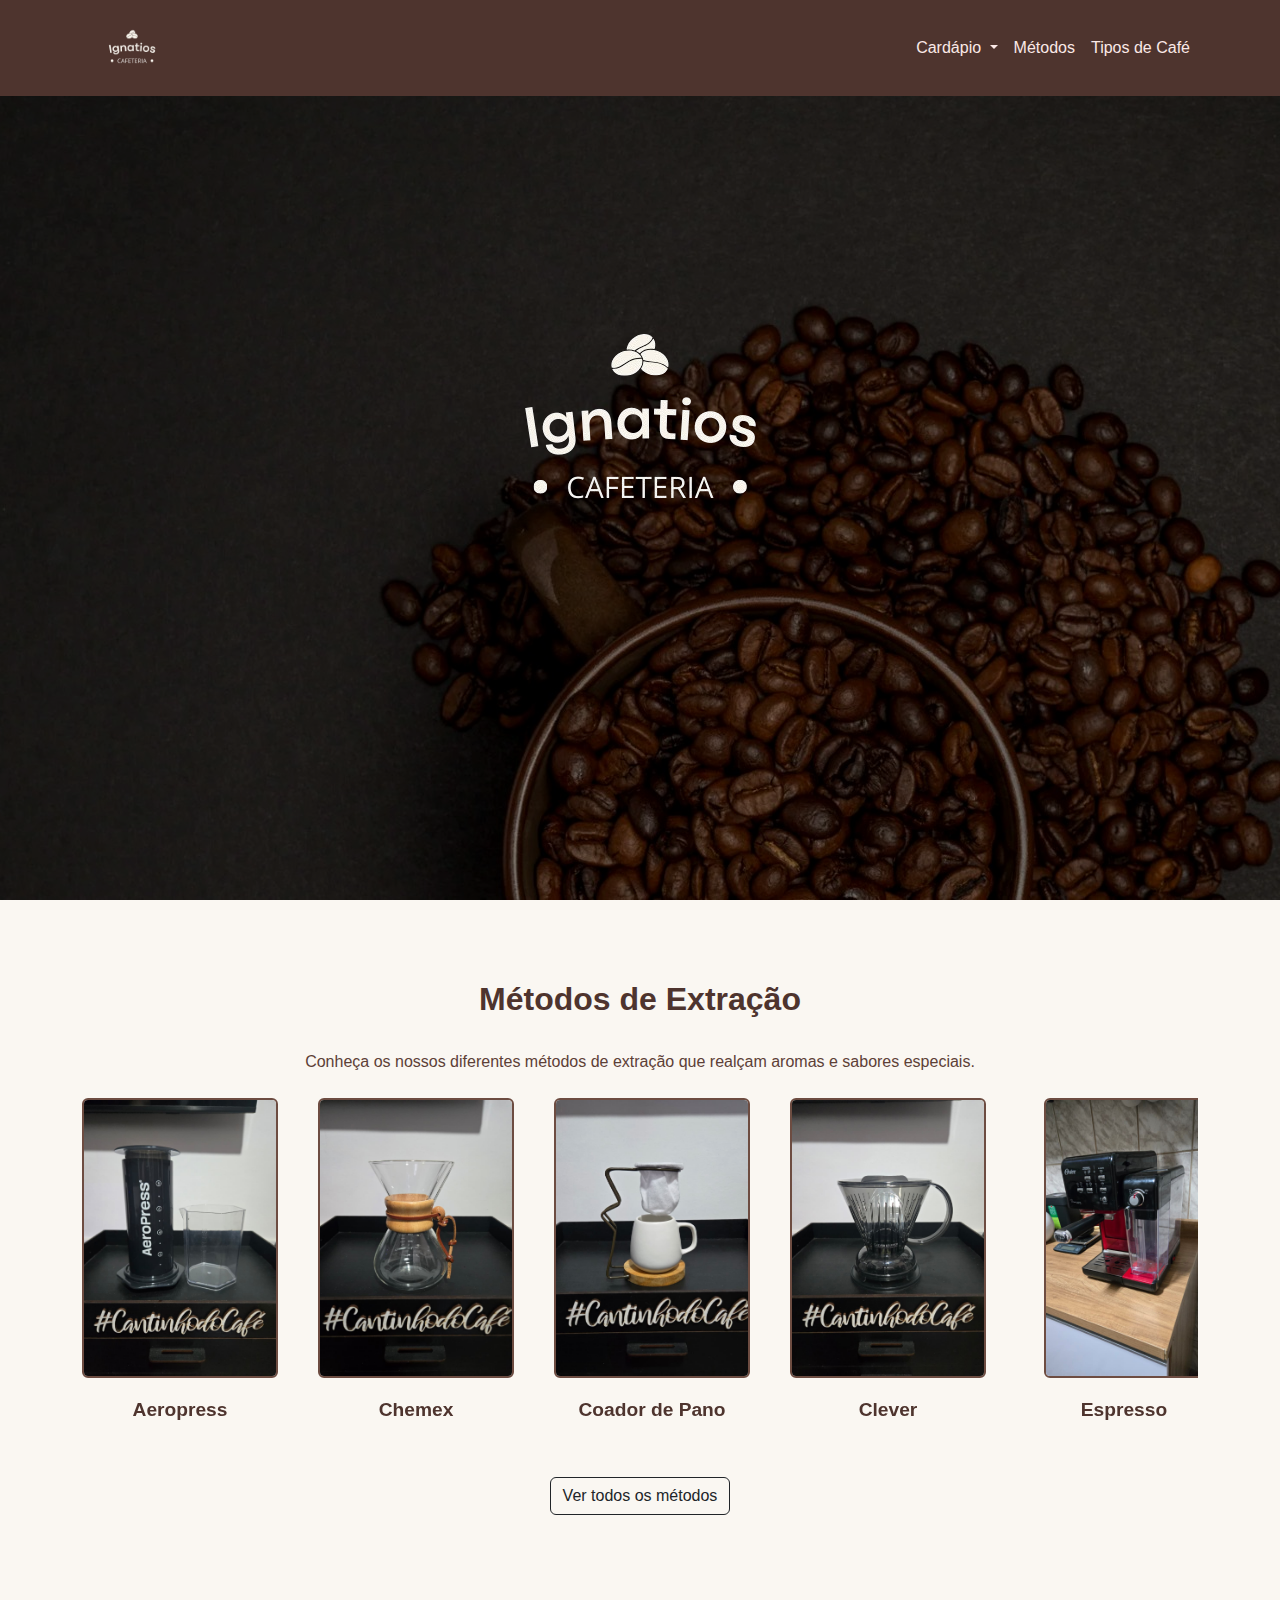
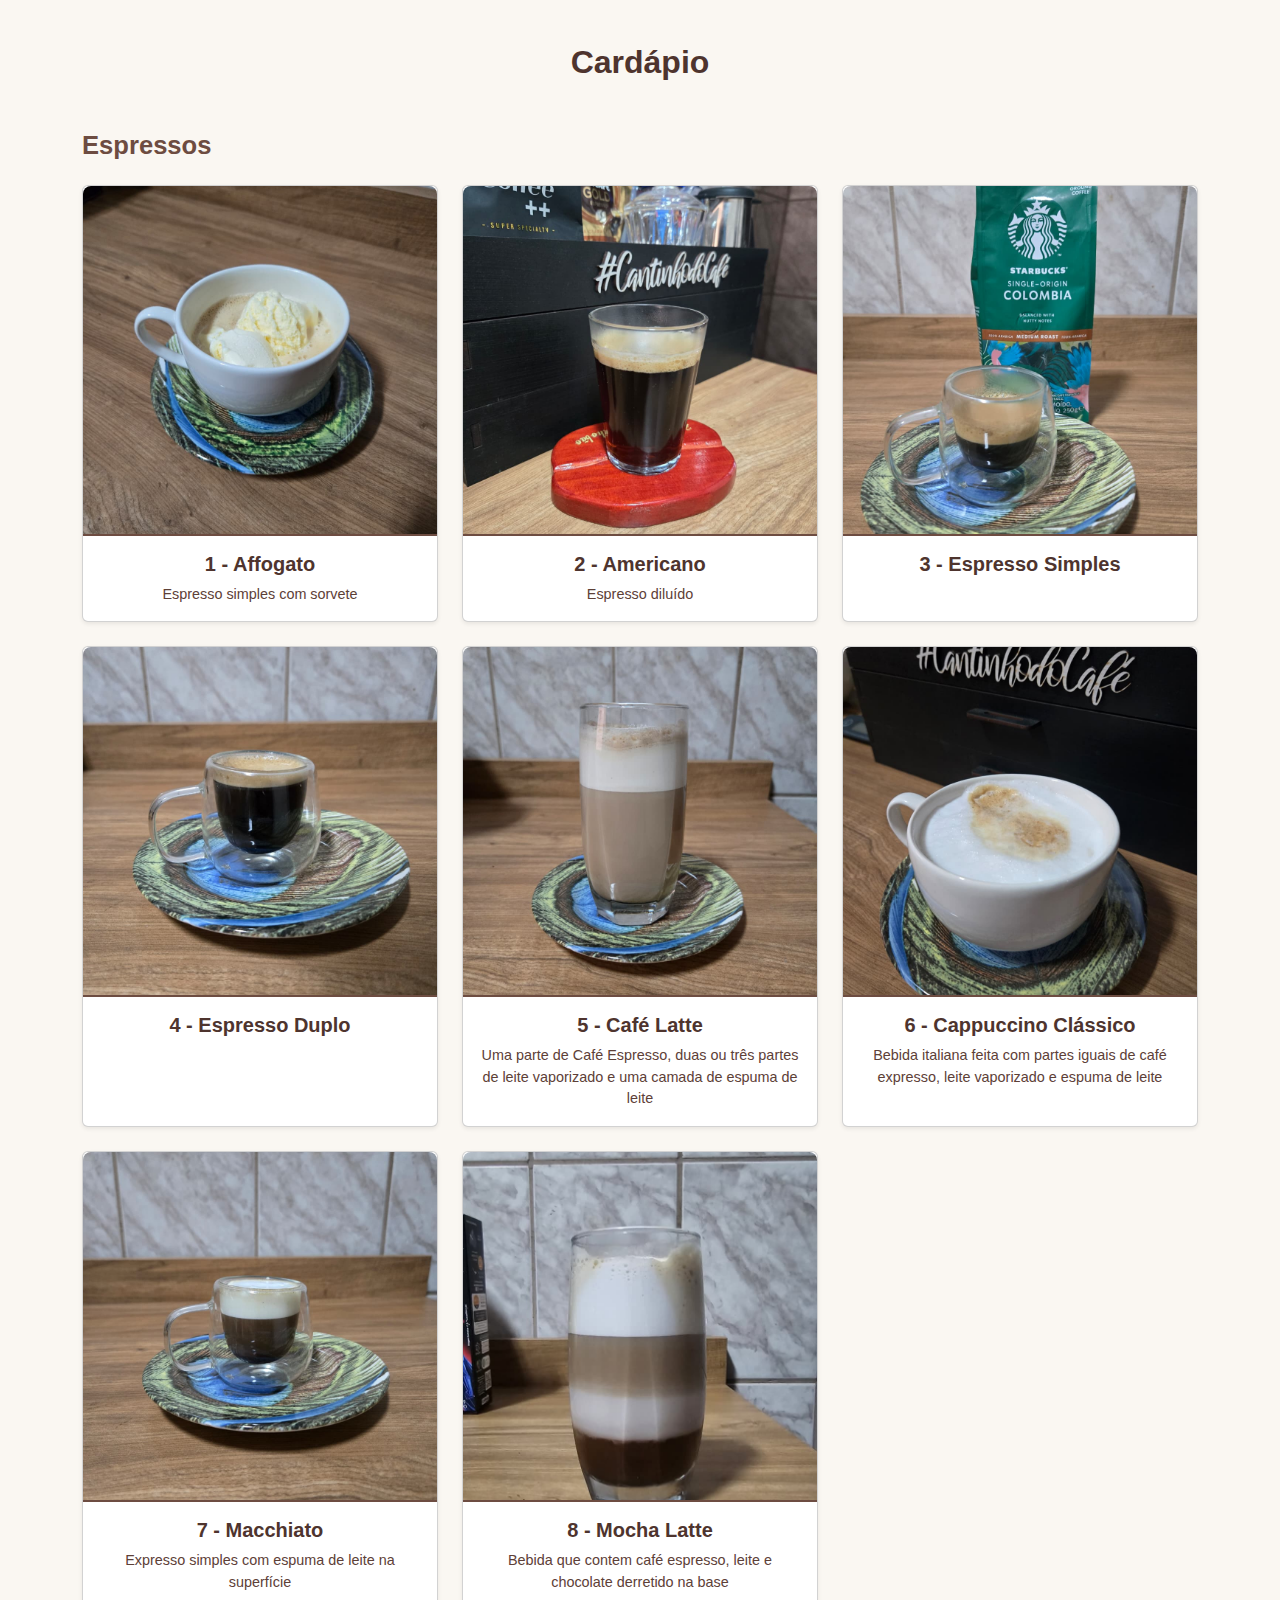
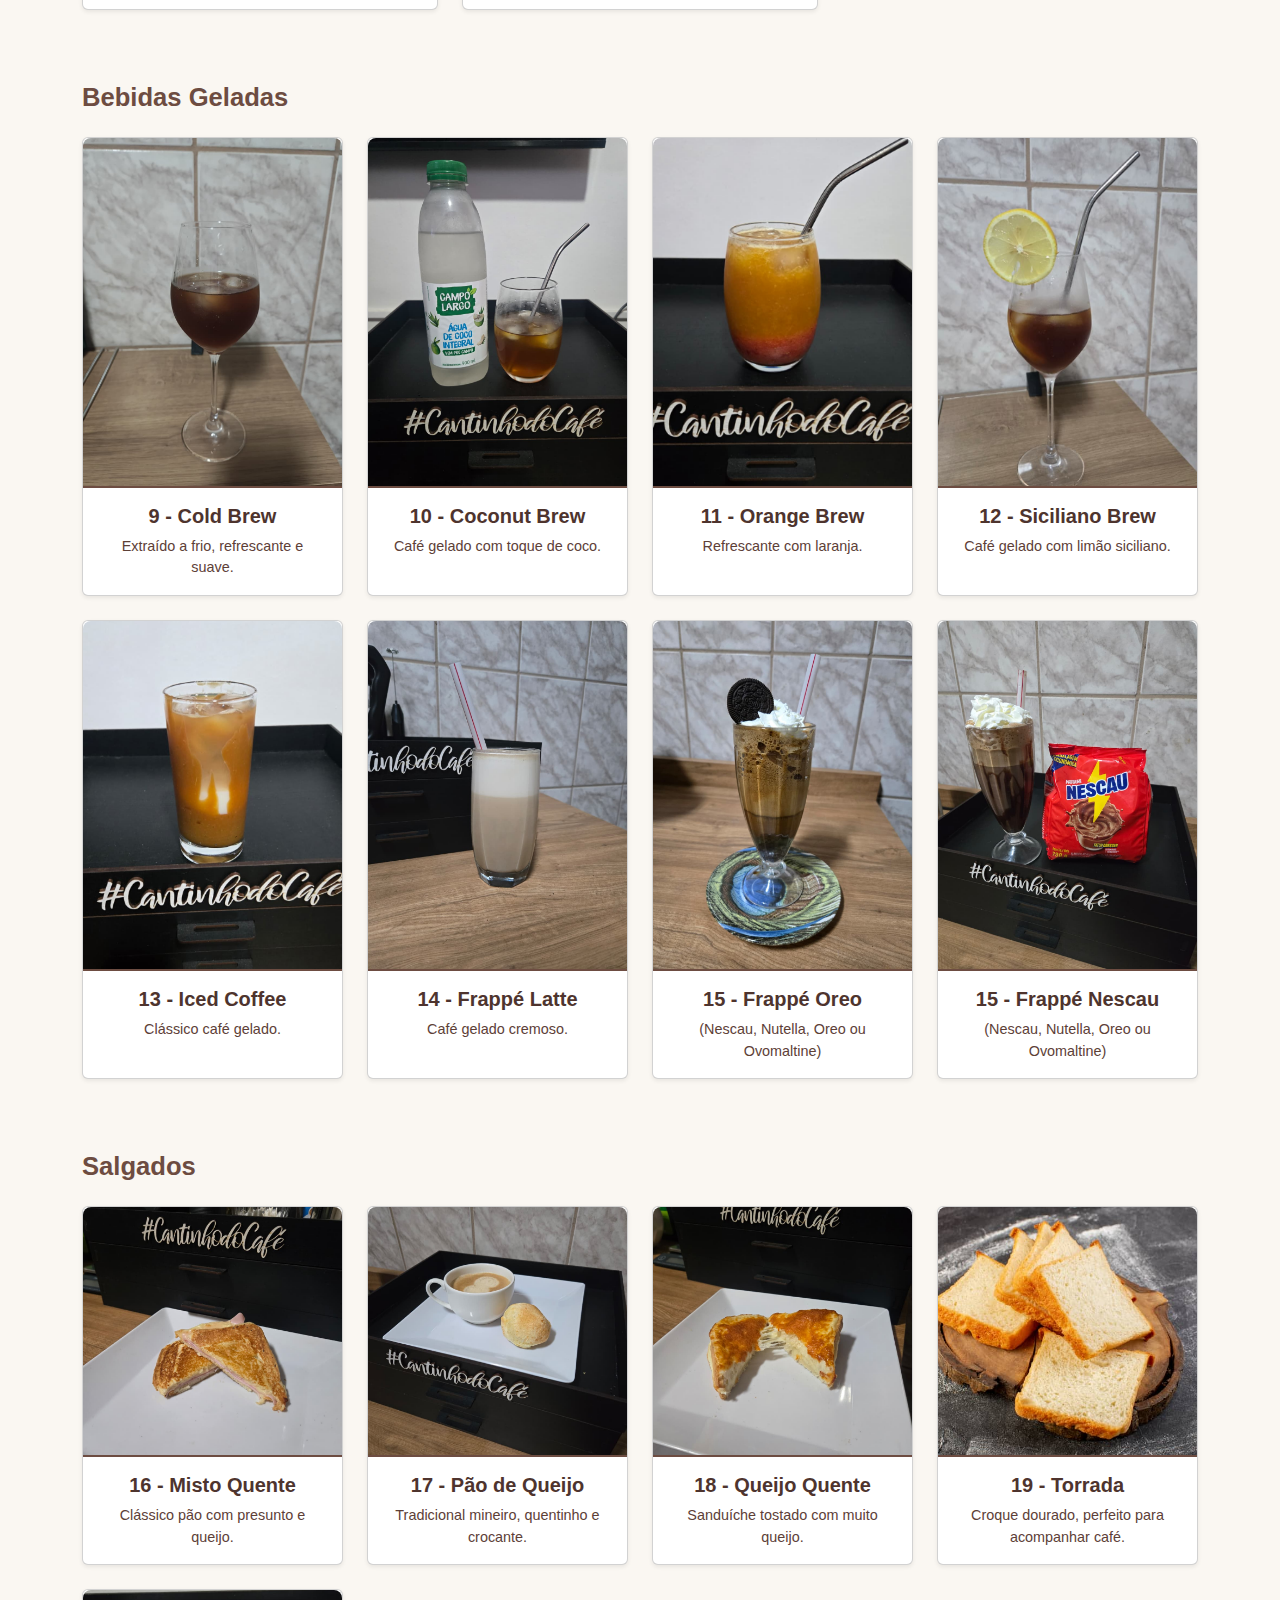
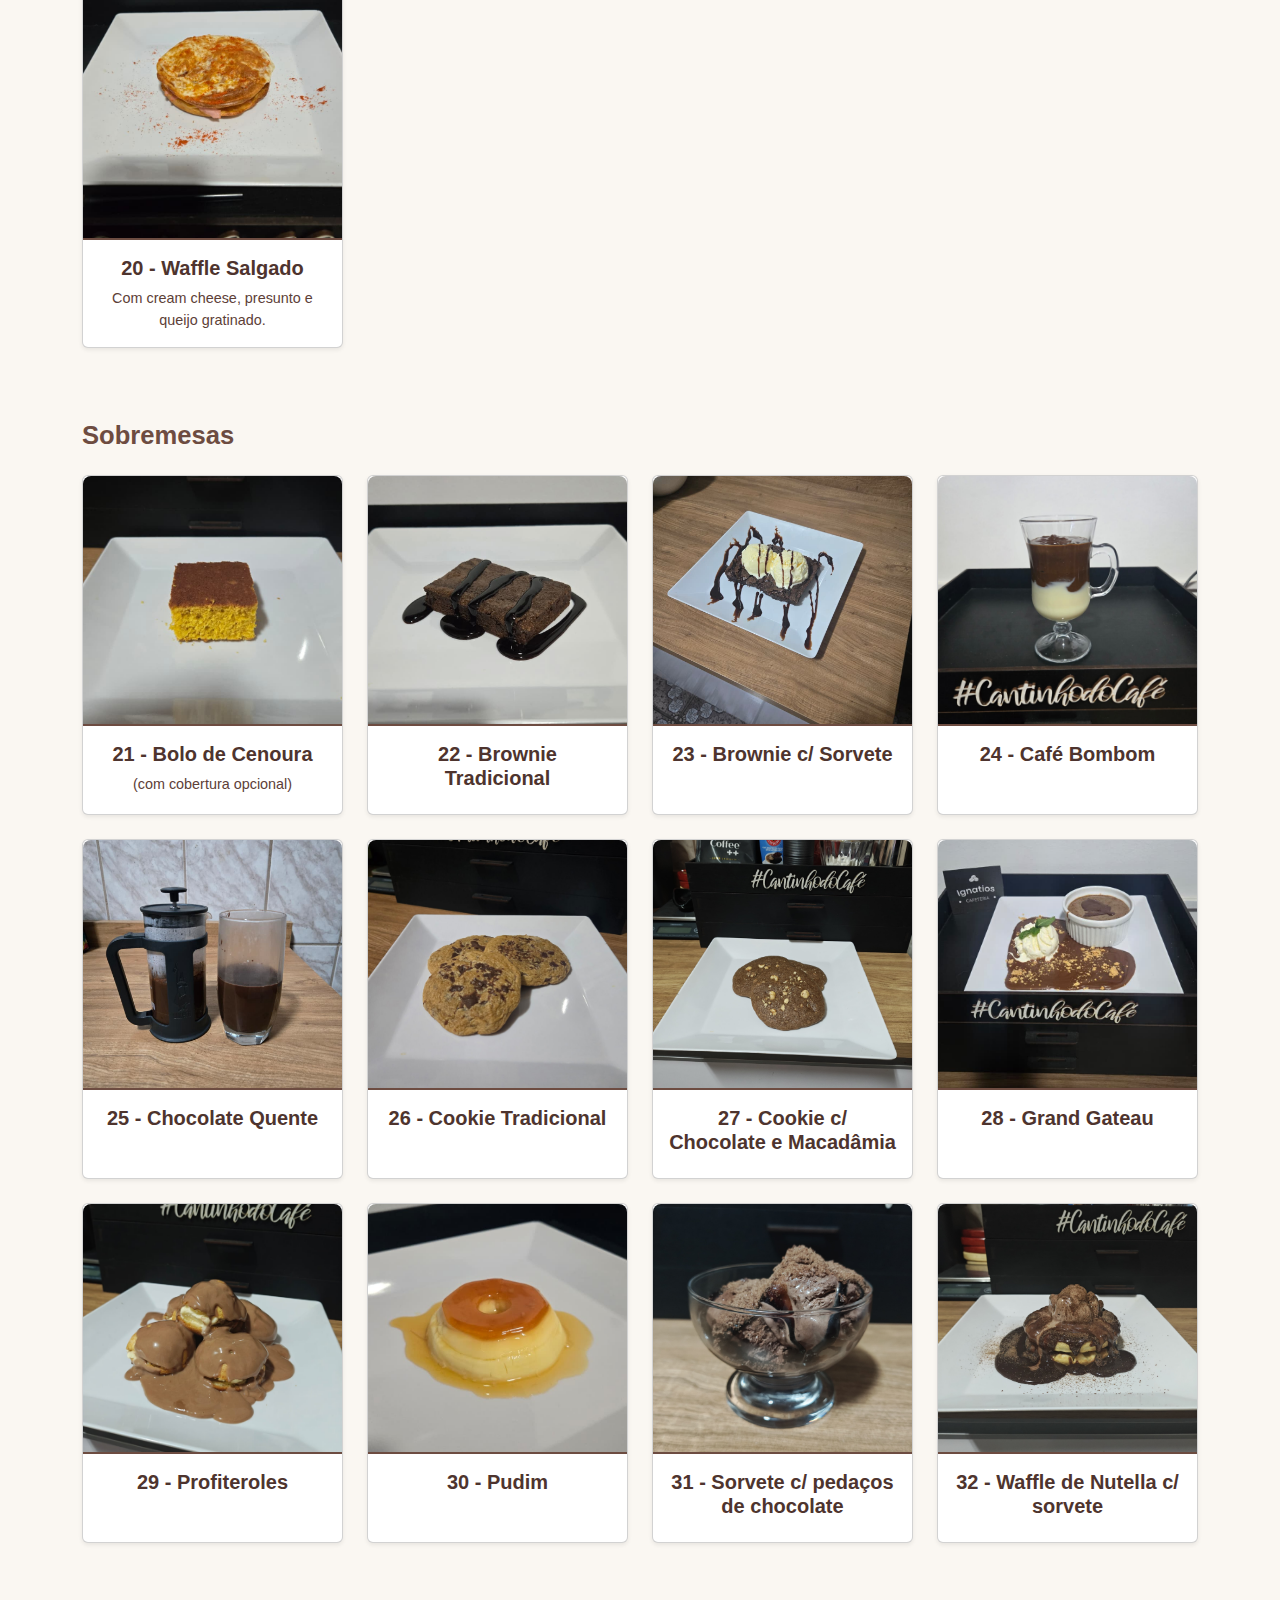
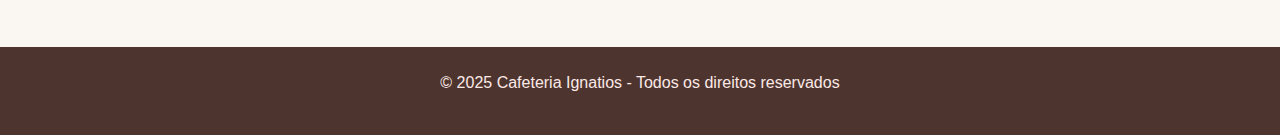
<file: index.html>
<!DOCTYPE html>
<html lang="pt-br">
<head>
  <meta charset="UTF-8">
  <meta name="viewport" content="width=device-width, initial-scale=1.0">
  <title>Cafeteria Ignatios</title>
  <link href="https://cdn.jsdelivr.net/npm/bootstrap@5.3.3/dist/css/bootstrap.min.css" rel="stylesheet">
  <link rel="stylesheet" href="./styles.css">
</head>
<body>

  <!-- Navbar -->
  <nav class="navbar navbar-expand-lg navbar-dark fixed-top">
    <div class="container">
        <a class="navbar-brand" href="#inicio">
            <img src="assets/Logo.png" alt="Cafeteria Ignatios" class="logo-nav">
          </a>          
      <button class="navbar-toggler" type="button" data-bs-toggle="collapse" data-bs-target="#navbarNav">
        <span class="navbar-toggler-icon"></span>
      </button>
      <div class="collapse navbar-collapse" id="navbarNav">
        <ul class="navbar-nav ms-auto">
        <!-- Dropdown Cardápio -->
            <li class="nav-item dropdown">
                <a class="nav-link dropdown-toggle" href="#cardapio" id="navbarDropdown" role="button" data-bs-toggle="dropdown">
                Cardápio
                </a>
                <ul class="dropdown-menu">
                        <li><a class="dropdown-item" href="#cardapio">Todos</a></li>
                        <li><a class="dropdown-item" href="#espressos">Espressos</a></li>
                        <li><a class="dropdown-item" href="#bebidas-geladas">Bebidas Geladas</a></li>
                        <li><a class="dropdown-item" href="#salgados">Salgados</a></li>
                        <li><a class="dropdown-item" href="#sobremesas">Sobremesas</a></li>
                </ul>
            </li>
          <li class="nav-item"><a class="nav-link" href="metodos.html">Métodos</a></li>
          <li class="nav-item"><a class="nav-link active" href="tipos.html">Tipos de Café</a></li>
        </ul>
      </div>
    </div>
  </nav>

<!-- Header -->
<header id="inicio">
    <div class="overlay">
      <img src="assets/Logo.png" alt="Logo Cafeteria Ignatios" class="logo-header">
    </div>
  </header>
  
  

  <section id="metodos" class="container py-5">
    <h2 class="section-title">Métodos de Extração</h2>
    <p class="text-center mb-4">
      Conheça os nossos diferentes métodos de extração que realçam aromas e sabores especiais. 
    </p>
  
<!-- Carrossel -->
<div id="carouselMetodos" class="carousel slide" data-bs-ride="carousel">
    <div class="carousel-inner">
      <!-- Todos os métodos em 1 grupo -->
      <div class="carousel-item active">
        <div class="row text-center flex-nowrap overflow-auto">
          
            <div class="row text-center">
                <!-- Aeropress -->
                <div class="col-md-3 col-sm-6 mb-4">
                  <img src="assets/metodos/aeropress.jpeg" class="img-fluid rounded mb-2" alt="Aeropress">
                  <h5>Aeropress</h5>
                </div>
              
                <!-- Chemex -->
                <div class="col-md-3 col-sm-6 mb-4">
                  <img src="assets/metodos/chemex.jpeg" class="img-fluid rounded mb-2" alt="Chemex">
                  <h5>Chemex</h5>
                </div>
              
                <!-- Coador de Pano -->
                <div class="col-md-3 col-sm-6 mb-4">
                  <img src="assets/metodos/coeador-pano.jpeg" class="img-fluid rounded mb-2" alt="Coador de Pano">
                  <h5>Coador de Pano</h5>
                </div>
              
                <!-- Clever -->
                <div class="col-md-3 col-sm-6 mb-4">
                  <img src="assets/metodos/clever.jpeg" class="img-fluid rounded mb-2" alt="Clever">
                  <h5>Clever</h5>
                </div>
              
                <!-- Espresso -->
                <div class="col-md-3 col-sm-6 mb-4">
                  <img src="assets/metodos/WhatsApp Image 2025-08-19 at 16.52.37.jpeg" class="img-fluid rounded mb-2" alt="Espresso">
                  <h5>Espresso</h5>
                </div>
              
                <!-- H. Mizudashi
                <div class="col-md-3 col-sm-6 mb-4">
                  <img src="assets/metodos/hario-mizudashi.webp" class="img-fluid rounded mb-2" alt="Hario Mizudashi">
                  <h5>Hario Mizudashi Cold Brewer</h5>
                </div> -->
              
                <!-- Hario V60 -->
                <div class="col-md-3 col-sm-6 mb-4">
                  <img src="assets/metodos/v60.jpeg" class="img-fluid rounded mb-2" alt="Hario V60">
                  <h5>Hario V60</h5>
                </div>
              
                <!-- Koar -->
                <div class="col-md-3 col-sm-6 mb-4">
                  <img src="assets/metodos/koar.jpeg" class="img-fluid rounded mb-2" alt="Koar">
                  <h5>Koar</h5>
                </div>
              
                <!-- Melitta -->
                <div class="col-md-3 col-sm-6 mb-4">
                  <img src="assets/metodos/melitta.jpeg" class="img-fluid rounded mb-2" alt="Melitta">
                  <h5>Melitta</h5>
                </div>
              
                <!-- Moka Italiana -->
                <div class="col-md-3 col-sm-6 mb-4">
                  <img src="assets/metodos/moka.jpeg" class="img-fluid rounded mb-2" alt="Moka Italiana">
                  <h5>Moka Italiana</h5>
                </div>
              
                <!-- Origami Kai -->
                <!-- <div class="col-md-3 col-sm-6 mb-4">
                  <img src="assets/metodos/origami.webp" class="img-fluid rounded mb-2" alt="Origami Kai">
                  <h5>Origami Kai</h5>
                  <p>Disponível em Breve</p>
                </div> -->
              
                <!-- Prensa Francesa -->
                <div class="col-md-3 col-sm-6 mb-4">
                  <img src="assets/metodos/prensa.jpeg" class="img-fluid rounded mb-2" alt="Prensa Francesa">
                  <h5>P. Francesa</h5>
                </div>
              
                <!-- Pressca -->
                <div class="col-md-3 col-sm-6 mb-4">
                  <img src="assets/metodos/pressca.jpeg" class="img-fluid rounded mb-2" alt="Pressca">
                  <h5>Pressca</h5>
                </div>
              
                <!-- Hario Sifão  -->
                <!-- <div class="col-md-3 col-sm-6 mb-4">
                  <img src="assets/metodos/sifao.jpeg" class="img-fluid rounded mb-2" alt="Hario Sifão">
                  <h5>Hario Sifão</h5>
                  <p>Disponível em Breve</p>
                </div> -->
              </div>
              
  
        </div>
      </div>
    </div>
  </div>
  
  <!-- Botão -->
  <div class="text-center mt-4">
    <a href="metodos.html" class="btn btn-outline-dark">Ver todos os métodos</a>
  </div>
  
  
  </section>
  <!-- Cardápio Geral -->
<section id="cardapio" class="container py-5">
    <h2 class="section-title">Cardápio</h2>
  
    <!-- Mini-seção: Espressos -->
    <div id="espressos" class="mt-5">
      <h3 class="subsection-title">Espressos</h3>
      <div class="row">
  
        <!-- Affogato -->
        <div class="col-md-4 mb-4">
          <div class="card h-100 shadow-sm">
            <img src="assets/cardapio/expressos/affogato.jpeg" class="card-img-top" alt="Affogato">
            <div class="card-body text-center">
              <h5 class="card-title">1 - Affogato</h5>
              <p class="card-text">Espresso simples com sorvete</p>
            </div>
          </div>
        </div>
  
        <!-- Americano -->
        <div class="col-md-4 mb-4">
          <div class="card h-100 shadow-sm">
            <img src="assets/cardapio/expressos/americano.jpeg" class="card-img-top" alt="Americano">
            <div class="card-body text-center">
              <h5 class="card-title">2 - Americano</h5>
              <p class="card-text">Espresso diluído</p>
            </div>
          </div>
        </div>
  
        <!-- Espresso Simples -->
        <div class="col-md-4 mb-4">
          <div class="card h-100 shadow-sm">
            <img src="assets/cardapio/expressos/expresso-simples.jpeg" class="card-img-top" alt="Espresso Simples">
            <div class="card-body text-center">
              <h5 class="card-title">3 - Espresso Simples</h5>
            </div>
          </div>
        </div>
  
        <!-- Espresso Duplo -->
        <div class="col-md-4 mb-4">
          <div class="card h-100 shadow-sm">
            <img src="assets/cardapio/expressos/expresso-duplo.jpeg" class="card-img-top" alt="Espresso Duplo">
            <div class="card-body text-center">
              <h5 class="card-title">4 - Espresso Duplo</h5>
            </div>
          </div>
        </div>

        <!-- Café Latte -->
        <div class="col-md-4 mb-4">
          <div class="card h-100 shadow-sm">
            <img src="assets/cardapio/expressos/cafelatte.jpeg" class="card-img-top" alt="Café Latte">
            <div class="card-body text-center">
              <h5 class="card-title">5 - Café Latte</h5>
              <p class="card-text">Uma parte de Café Espresso, duas ou três partes de leite vaporizado e uma camada de espuma de leite</p>
            </div>
          </div>
        </div>
  
        <!-- Cappuccino -->
        <div class="col-md-4 mb-4">
          <div class="card h-100 shadow-sm">
            <img src="assets/cardapio/expressos/capuccino.jpeg" class="card-img-top" alt="Cappuccino Clássico">
            <div class="card-body text-center">
              <h5 class="card-title">6 - Cappuccino Clássico</h5>
              <p class="card-text">Bebida italiana feita com partes iguais de café expresso, leite vaporizado e espuma de leite</p>
            </div>
          </div>
        </div>
  
        <!-- Macchiato -->
        <div class="col-md-4 mb-4">
          <div class="card h-100 shadow-sm">
            <img src="assets/cardapio/expressos/macchiato.jpeg" class="card-img-top" alt="Macchiato">
            <div class="card-body text-center">
              <h5 class="card-title">7 - Macchiato</h5>
              <p class="card-text">Expresso simples com espuma de leite na superfície</p>
            </div>
          </div>
        </div>
  
        <!-- Mocha Latte -->
        <div class="col-md-4 mb-4">
          <div class="card h-100 shadow-sm">
            <img src="assets/cardapio/expressos/mochalatte.jpeg" class="card-img-top" alt="Mocha Latte">
            <div class="card-body text-center">
              <h5 class="card-title">8 - Mocha Latte</h5>
              <p class="card-text">Bebida que contem café espresso, leite e chocolate derretido na base</p>
            </div>
          </div>
        </div>
        <!-- Mini-seção: Bebidas Geladas -->
<div id="bebidas-geladas" class="mt-5">
    <h3 class="subsection-title">Bebidas Geladas</h3>
    <div class="row">
  
      <!-- Cold Brew -->
      <div class="col-md-4 mb-4">
        <div class="card h-100 shadow-sm">
          <img src="assets/cardapio/bebidas-geladas/cold brew.jpeg" class="card-img-top" alt="Cold Brew">
          <div class="card-body text-center">
            <h5 class="card-title">9 - Cold Brew</h5>
            <p class="card-text">Extraído a frio, refrescante e suave.</p>
          </div>
        </div>
      </div>
  
      <!-- Coconut Brew -->
      <div class="col-md-4 mb-4">
        <div class="card h-100 shadow-sm">
          <img src="assets/cardapio/bebidas-geladas/coconut-brew.jpeg" class="card-img-top" alt="Coconut Brew">
          <div class="card-body text-center">
            <h5 class="card-title">10 - Coconut Brew</h5>
            <p class="card-text">Café gelado com toque de coco.</p>
          </div>
        </div>
      </div>
  
      <!-- Orange Brew -->
      <div class="col-md-4 mb-4">
        <div class="card h-100 shadow-sm">
          <img src="assets/cardapio/bebidas-geladas/orange-brew.jpeg" class="card-img-top" alt="Orange Brew">
          <div class="card-body text-center">
            <h5 class="card-title">11 - Orange Brew</h5>
            <p class="card-text">Refrescante com laranja.</p>
          </div>
        </div>
      </div>
  
      <!-- Siciliano Brew -->
      <div class="col-md-4 mb-4">
        <div class="card h-100 shadow-sm">
          <img src="assets/cardapio/bebidas-geladas/brew-siciliano.jpeg" class="card-img-top" alt="Siciliano Brew">
          <div class="card-body text-center">
            <h5 class="card-title">12 - Siciliano Brew</h5>
            <p class="card-text">Café gelado com limão siciliano.</p>
          </div>
        </div>
      </div>
  
      <!-- Iced Coffee -->
      <div class="col-md-4 mb-4">
        <div class="card h-100 shadow-sm">
          <img src="assets/cardapio/bebidas-geladas/iced-cofee.jpeg" class="card-img-top" alt="Iced Coffee">
          <div class="card-body text-center">
            <h5 class="card-title">13 - Iced Coffee</h5>
            <p class="card-text">Clássico café gelado.</p>
          </div>
        </div>
      </div>
  
      <!-- Frappé Latte -->
      <div class="col-md-4 mb-4">
        <div class="card h-100 shadow-sm">
          <img src="assets/cardapio/bebidas-geladas/frapelatte.jpeg" class="card-img-top" alt="Frappé Latte">
          <div class="card-body text-center">
            <h5 class="card-title">14 - Frappé Latte</h5>
            <p class="card-text">Café gelado cremoso.</p>
          </div>
        </div>
      </div>
  
      <!-- Frappé Variados -->
      <div class="col-md-4 mb-4">
        <div class="card h-100 shadow-sm">
          <img src="assets/cardapio/bebidas-geladas/frape.jpeg" class="card-img-top" alt="Frappé Vários Sabores">
          <div class="card-body text-center">
            <h5 class="card-title">15 - Frappé Oreo</h5>
            <p class="card-text">(Nescau, Nutella, Oreo ou Ovomaltine)</p>
          </div>
        </div>
      </div>
            <!-- Frape Nescau -->
      <div class="col-md-4 mb-4">
        <div class="card h-100 shadow-sm">
          <img src="assets/cardapio/bebidas-geladas/frape-nescau.jpeg" class="card-img-top" alt="Iced Coffee">
          <div class="card-body text-center">
            <h5 class="card-title">15 - Frappé Nescau</h5>
            <p class="card-text">(Nescau, Nutella, Oreo ou Ovomaltine)</p>
          </div>
        </div>
      </div>
<!-- Mini-seção: Salgados -->
<div id="salgados" class="mt-5">
    <h3 class="subsection-title">Salgados</h3>
    <div class="row">
  
      <!-- Misto Quente -->
      <div class="col-md-4 mb-4">
        <div class="card h-100 shadow-sm">
          <img src="assets/cardapio/salgados/misto.jpeg" class="card-img-top" alt="Misto Quente">
          <div class="card-body text-center">
            <h5 class="card-title">16 - Misto Quente</h5>
            <p class="card-text">Clássico pão com presunto e queijo.</p>
          </div>
        </div>
      </div>
  
      <!-- Pão de Queijo -->
      <div class="col-md-4 mb-4">
        <div class="card h-100 shadow-sm">
          <img src="assets/cardapio/salgados/pao-de-queijo.jpeg" class="card-img-top" alt="Pão de Queijo">
          <div class="card-body text-center">
            <h5 class="card-title">17 - Pão de Queijo</h5>
            <p class="card-text">Tradicional mineiro, quentinho e crocante.</p>
          </div>
        </div>
      </div>
  
      <!-- Queijo Quente -->
      <div class="col-md-4 mb-4">
        <div class="card h-100 shadow-sm">
          <img src="assets/cardapio/salgados/queijo-quente.jpeg" class="card-img-top" alt="Queijo Quente">
          <div class="card-body text-center">
            <h5 class="card-title">18 - Queijo Quente</h5>
            <p class="card-text">Sanduíche tostado com muito queijo.</p>
          </div>
        </div>
      </div>
  
      <!-- Torrada -->
      <div class="col-md-4 mb-4">
        <div class="card h-100 shadow-sm">
          <img src="assets/cardapio/salgados/torrada.jpeg" class="card-img-top" alt="Torrada">
          <div class="card-body text-center">
            <h5 class="card-title">19 - Torrada</h5>
            <p class="card-text">Croque dourado, perfeito para acompanhar café.</p>
          </div>
        </div>
      </div>
  
      <!-- Waffle com cream cheese e presunto -->
      <div class="col-md-4 mb-4">
        <div class="card h-100 shadow-sm">
          <img src="assets/cardapio/salgados/waffle-salgado.jpeg" class="card-img-top" alt="Waffle Salgado">
          <div class="card-body text-center">
            <h5 class="card-title">20 - Waffle Salgado</h5>
            <p class="card-text">Com cream cheese, presunto e queijo gratinado.</p>
          </div>
        </div>
      </div>
  
    </div>
  </div>
    <!-- Mini-seção: Sobremesas -->
<div id="sobremesas" class="mt-5">
    <h3 class="subsection-title">Sobremesas</h3>
    <div class="row">
  
      <!-- Bolo de Cenoura -->
      <div class="col-md-4 mb-4">
        <div class="card h-100 shadow-sm">
          <img src="assets/cardapio/sobremesas/bolo-de-cenoura.jpeg" class="card-img-top" alt="Bolo de Cenoura">
          <div class="card-body text-center">
            <h5 class="card-title">21 - Bolo de Cenoura</h5>
            <p class="card-text">(com cobertura opcional)</p>
          </div>
        </div>
      </div>
  
      <!-- Brownie Tradicional -->
      <div class="col-md-4 mb-4">
        <div class="card h-100 shadow-sm">
          <img src="assets/cardapio/sobremesas/brownie.jpeg" class="card-img-top" alt="Brownie Tradicional">
          <div class="card-body text-center">
            <h5 class="card-title">22 - Brownie Tradicional</h5>
          </div>
        </div>
      </div>
  
      <!-- Brownie com Sorvete -->
      <div class="col-md-4 mb-4">
        <div class="card h-100 shadow-sm">
          <img src="assets/cardapio/sobremesas/brownie-sorvete.jpeg" class="card-img-top" alt="Brownie com Sorvete">
          <div class="card-body text-center">
            <h5 class="card-title">23 - Brownie c/ Sorvete</h5>
          </div>
        </div>
      </div>
  
      <!-- Café Bombom -->
      <div class="col-md-4 mb-4">
        <div class="card h-100 shadow-sm">
          <img src="assets/cardapio/sobremesas/cafebombom.jpeg" class="card-img-top" alt="Café Bombom">
          <div class="card-body text-center">
            <h5 class="card-title">24 - Café Bombom</h5>
          </div>
        </div>
      </div>
  
      <!-- Chocolate Quente -->
      <div class="col-md-4 mb-4">
        <div class="card h-100 shadow-sm">
          <img src="assets/cardapio/sobremesas/chocolate-quente.jpeg" class="card-img-top" alt="Chocolate Quente">
          <div class="card-body text-center">
            <h5 class="card-title">25 - Chocolate Quente</h5>
          </div>
        </div>
      </div>
  
      <!-- Cookie Tradicional -->
      <div class="col-md-4 mb-4">
        <div class="card h-100 shadow-sm">
          <img src="assets/cardapio/sobremesas/cookie.jpeg" class="card-img-top" alt="Cookie Tradicional">
          <div class="card-body text-center">
            <h5 class="card-title">26 - Cookie Tradicional</h5>
          </div>
        </div>
      </div>
  
      <!-- Cookie Chocolate Macadâmia -->
      <div class="col-md-4 mb-4">
        <div class="card h-100 shadow-sm">
          <img src="assets/cardapio/sobremesas/cookie-macadamia.jpeg" class="card-img-top" alt="Cookie Chocolate Macadâmia">
          <div class="card-body text-center">
            <h5 class="card-title">27 - Cookie c/ Chocolate e Macadâmia</h5>
          </div>
        </div>
      </div>
  
      <!-- Grand Gateau -->
      <div class="col-md-4 mb-4">
        <div class="card h-100 shadow-sm">
          <img src="assets/cardapio/sobremesas/WhatsApp Image 2025-08-24 at 16.25.31.jpeg" class="card-img-top" alt="Grand Gateau">
          <div class="card-body text-center">
            <h5 class="card-title">28 - Grand Gateau</h5>
          </div>
        </div>
      </div>
  
      <!-- Profiteroles -->
      <div class="col-md-4 mb-4">
        <div class="card h-100 shadow-sm">
          <img src="assets/cardapio/sobremesas/profiterolis.jpeg" class="card-img-top" alt="Profiteroles">
          <div class="card-body text-center">
            <h5 class="card-title">29 - Profiteroles</h5>
          </div>
        </div>
      </div>
  
      <!-- Pudim -->
      <div class="col-md-4 mb-4">
        <div class="card h-100 shadow-sm">
          <img src="assets/cardapio/sobremesas/pudim.jpeg" class="card-img-top" alt="Pudim">
          <div class="card-body text-center">
            <h5 class="card-title">30 - Pudim</h5>
          </div>
        </div>
      </div>
  
      <!-- Sorvete -->
      <div class="col-md-4 mb-4">
        <div class="card h-100 shadow-sm">
          <img src="assets/cardapio/sobremesas/sorvete-chocolate.jpeg" class="card-img-top" alt="Sorvete com pedaços de chocolate">
          <div class="card-body text-center">
            <h5 class="card-title">31 - Sorvete c/ pedaços de chocolate</h5>
          </div>
        </div>
      </div>
  
      <!-- Waffle de Nutella -->
      <div class="col-md-4 mb-4">
        <div class="card h-100 shadow-sm">
          <img src="assets/cardapio/sobremesas/waffle-nutela-srovete.jpeg" class="card-img-top" alt="Waffle de Nutella c/ sorvete">
          <div class="card-body text-center">
            <h5 class="card-title">32 - Waffle de Nutella c/ sorvete</h5>
          </div>
        </div>
      </div>
  
    </div>
  </div>
  
    </div>
  </div>
  
      </div>
    </div>
  </section>

  <!-- Contato -->
  <!-- <section id="contato" class="container py-5">
    <h2 class="section-title">Contato</h2>
    <p class="text-center">📍 Rua do Café, 123 - São Paulo/SP</p>
    <p class="text-center">📞 (11) 99999-9999</p>
    <p class="text-center">📧 contato@cafeteriaignatios.com.br</p>
    <div class="text-center">
      <button class="btn btn-dark">Enviar Mensagem</button>
    </div>
  </section> -->

  <!-- Footer -->
  <footer>
    <p>&copy; 2025 Cafeteria Ignatios - Todos os direitos reservados</p>
  </footer>

  <script src="https://cdn.jsdelivr.net/npm/bootstrap@5.3.3/dist/js/bootstrap.bundle.min.js"></script>
</body>
</html>
</file>
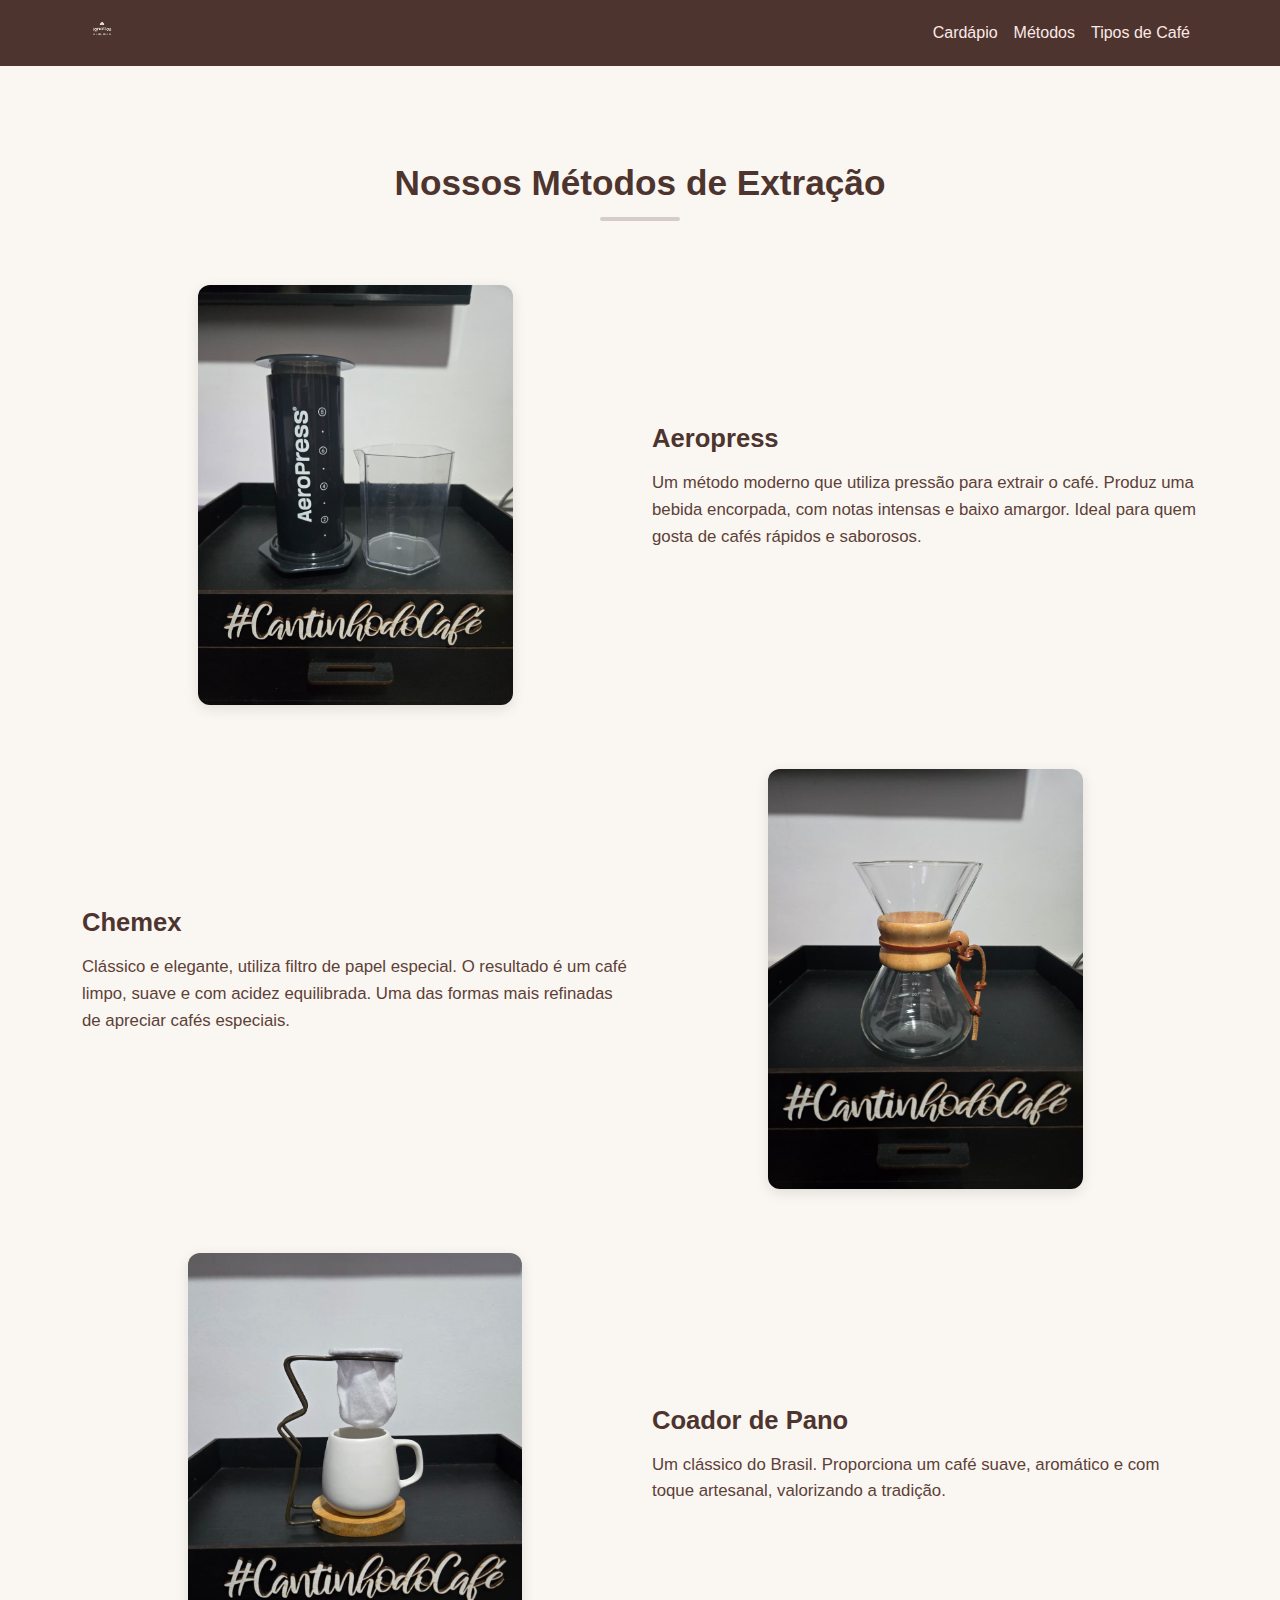
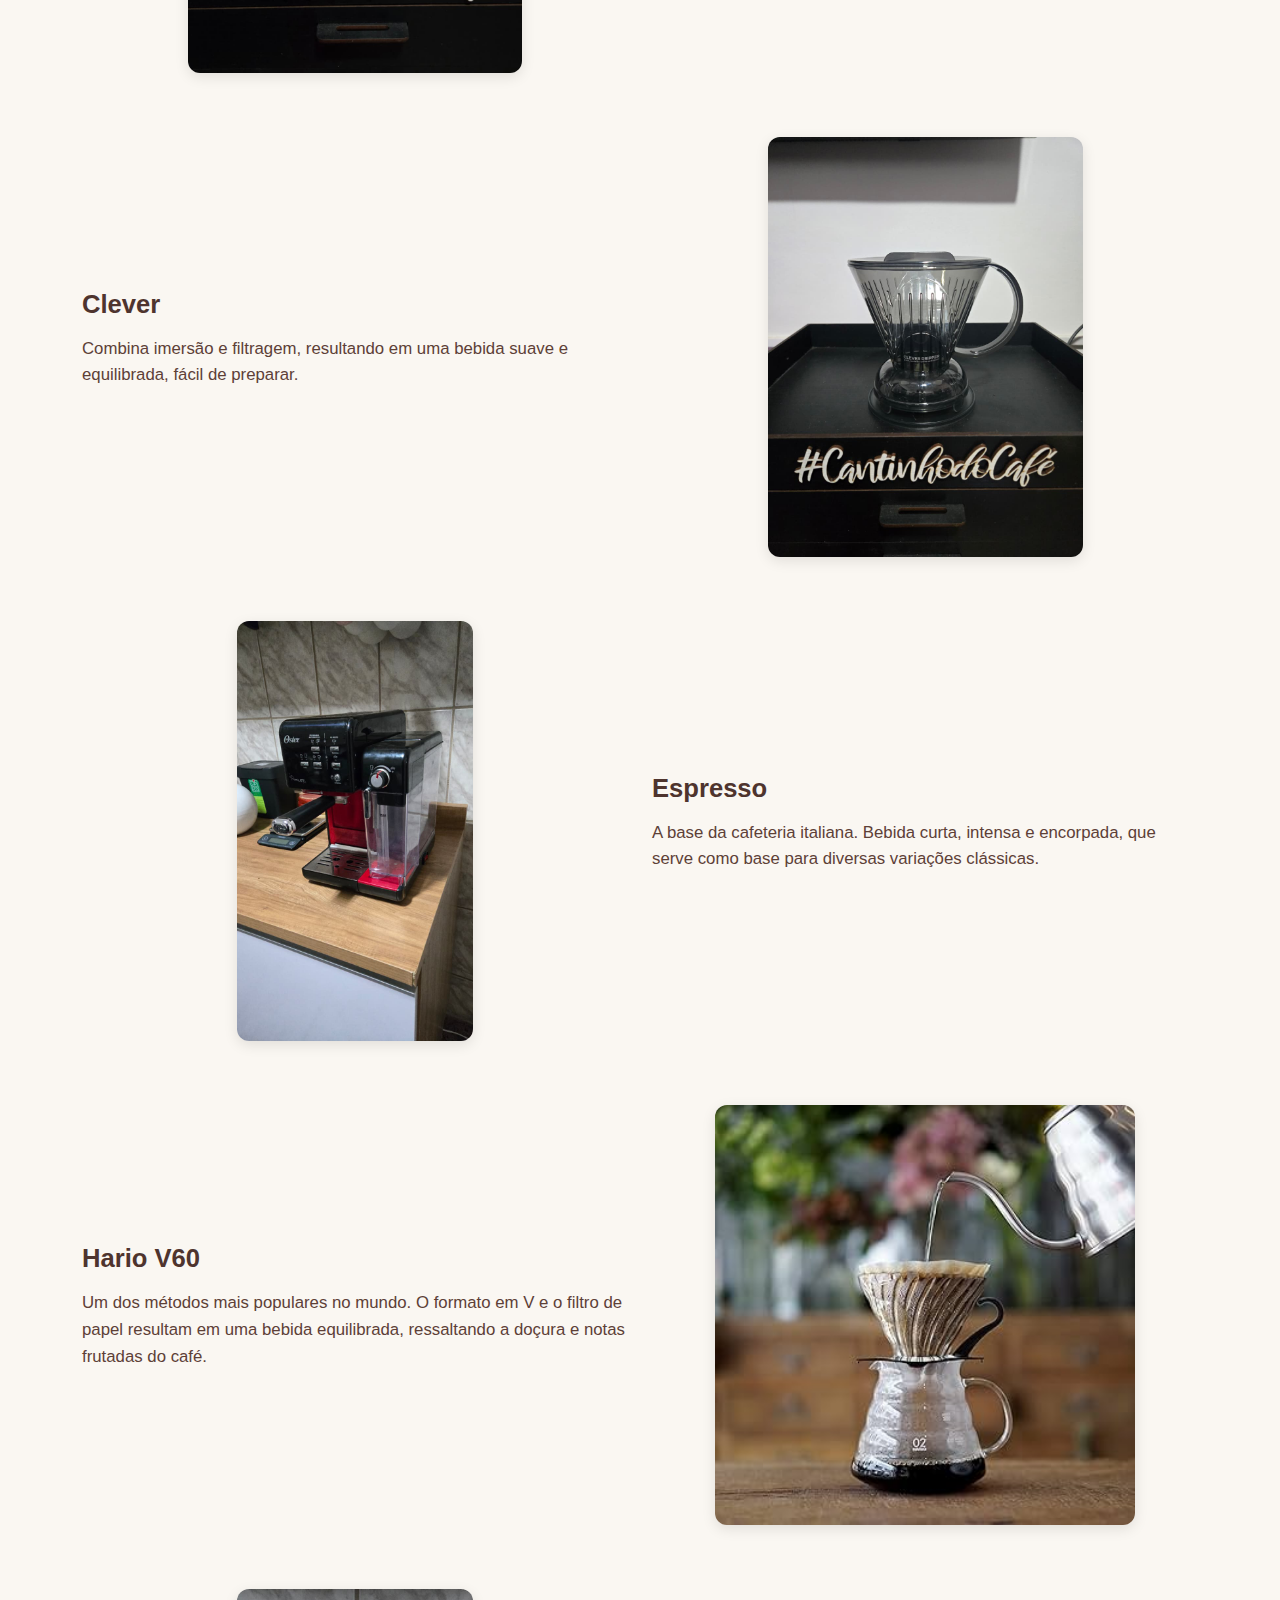
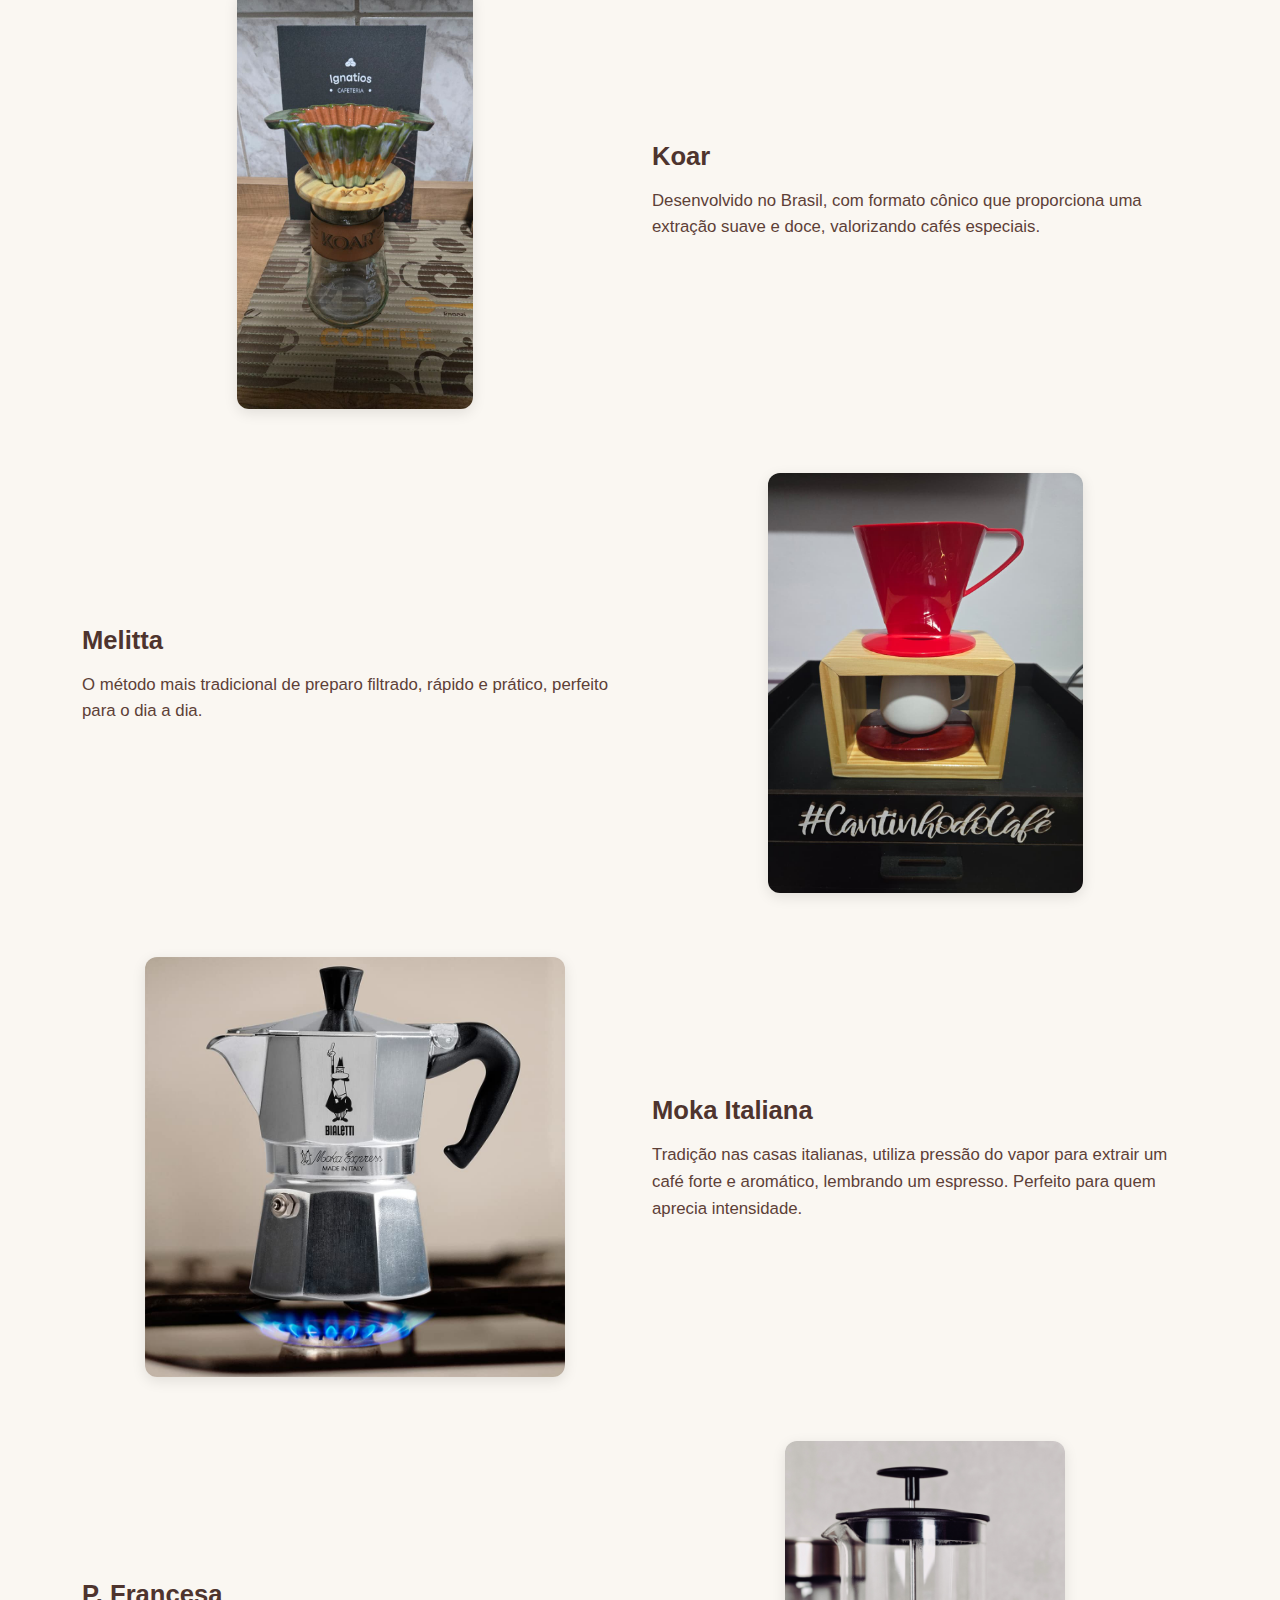
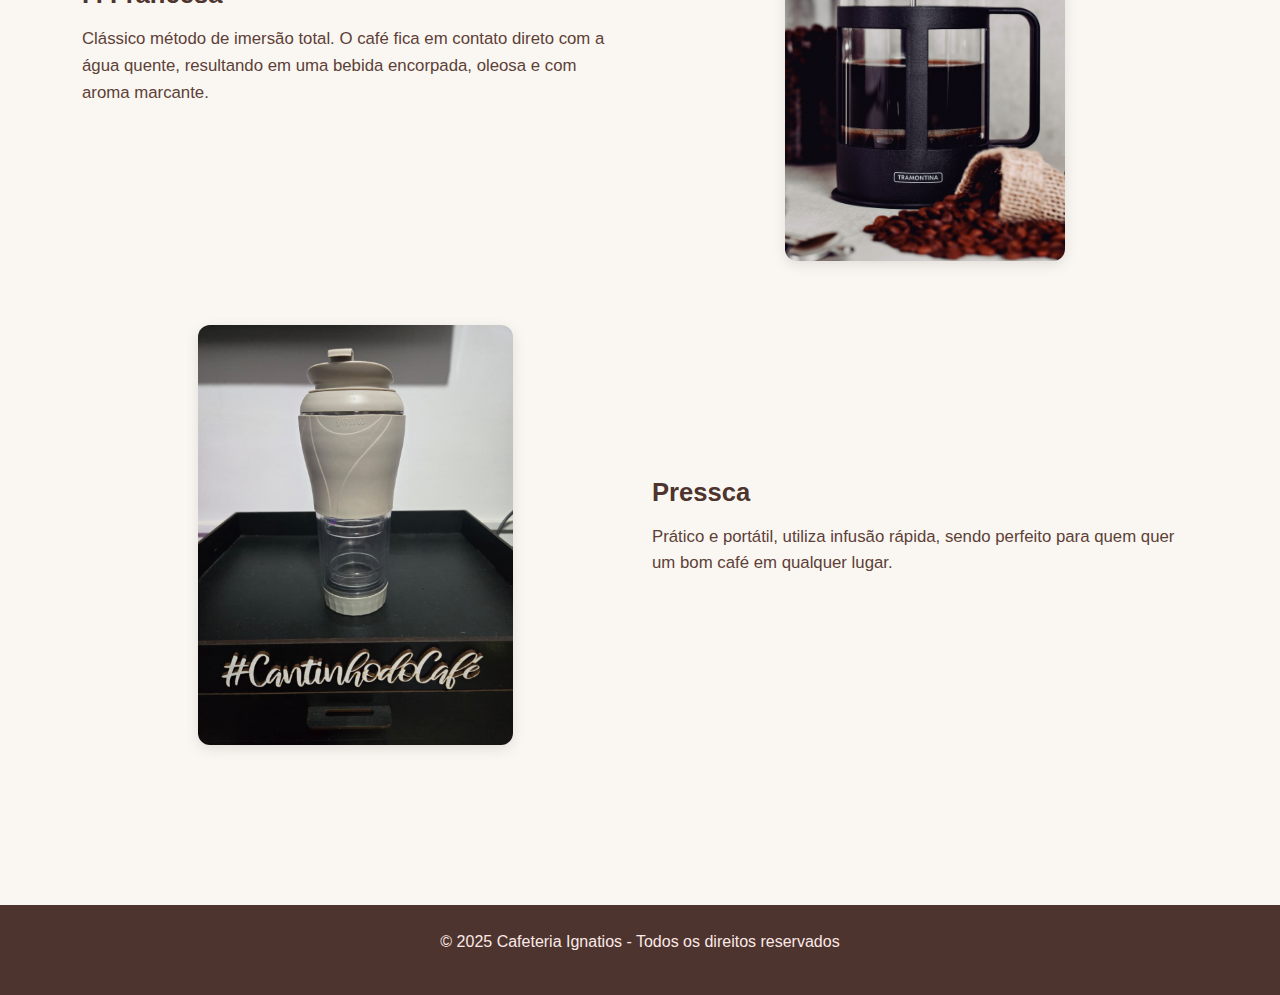
<file: metodos.html>
<!DOCTYPE html>
<html lang="pt-br">
<head>
  <meta charset="UTF-8">
  <meta name="viewport" content="width=device-width, initial-scale=1.0">
  <title>Métodos de Preparo - Cafeteria Ignatios</title>
  <link href="https://cdn.jsdelivr.net/npm/bootstrap@5.3.3/dist/css/bootstrap.min.css" rel="stylesheet">

  <link rel="stylesheet" href="metodos.css">

</head>
<body>

  <!-- Navbar -->
  <nav class="navbar navbar-expand-lg navbar-dark">
    <div class="container">
      <a class="navbar-brand" href="index.html">
        <img src="assets/Logo.png" alt="Cafeteria Ignatios" class="logo-nav">
      </a>
      <button class="navbar-toggler" type="button" data-bs-toggle="collapse" data-bs-target="#navbarNav">
        <span class="navbar-toggler-icon"></span>
      </button>
      <div class="collapse navbar-collapse" id="navbarNav">
        <ul class="navbar-nav ms-auto">
          <li class="nav-item"><a class="nav-link" href="index.html#cardapio">Cardápio</a></li>
          <li class="nav-item"><a class="nav-link active" href="metodos.html">Métodos</a></li>
          <li class="nav-item"><a class="nav-link active" href="tipos.html">Tipos de Café</a></li>
        </ul>
      </div>
    </div>
  </nav>


<!-- Conteúdo -->
<section class="container py-5">
    <h2 class="section-title">Nossos Métodos de Extração</h2>
  
    <!-- Aeropress -->
    <div class="row metodo">
      <div class="col-md-6">
        <img src="assets/metodos/aeropress.jpeg" class="img-fluid" alt="Aeropress">
      </div>
      <div class="col-md-6">
        <h3>Aeropress</h3>
        <p>Um método moderno que utiliza pressão para extrair o café. Produz uma bebida encorpada, com notas intensas e baixo amargor. Ideal para quem gosta de cafés rápidos e saborosos.</p>
      </div>
    </div>
  
    <!-- Chemex -->
    <div class="row metodo flex-row-reverse">
      <div class="col-md-6">
        <img src="assets/metodos/chemex.jpeg" class="img-fluid" alt="Chemex">
      </div>
      <div class="col-md-6">
        <h3>Chemex</h3>
        <p>Clássico e elegante, utiliza filtro de papel especial. O resultado é um café limpo, suave e com acidez equilibrada. Uma das formas mais refinadas de apreciar cafés especiais.</p>
      </div>
    </div>
  
    <!-- Coador de Pano -->
    <div class="row metodo">
      <div class="col-md-6">
        <img src="assets/metodos/coeador-pano.jpeg" class="img-fluid" alt="Coador de Pano">
      </div>
      <div class="col-md-6">
        <h3>Coador de Pano</h3>
        <p>Um clássico do Brasil. Proporciona um café suave, aromático e com toque artesanal, valorizando a tradição.</p>
      </div>
    </div>
  
    <!-- Clever -->
    <div class="row metodo flex-row-reverse">
      <div class="col-md-6">
        <img src="assets/metodos/clever.jpeg" class="img-fluid" alt="Clever">
      </div>
      <div class="col-md-6">
        <h3>Clever</h3>
        <p>Combina imersão e filtragem, resultando em uma bebida suave e equilibrada, fácil de preparar.</p>
      </div>
    </div>
  
    <!-- Espresso -->
    <div class="row metodo">
      <div class="col-md-6">
        <img src="assets/metodos/espresso.jpeg" class="img-fluid" alt="Espresso">
      </div>
      <div class="col-md-6">
        <h3>Espresso</h3>
        <p>A base da cafeteria italiana. Bebida curta, intensa e encorpada, que serve como base para diversas variações clássicas.</p>
      </div>
    </div>
  
    <!-- H. Mizudashi -->
    <!-- <div class="row metodo flex-row-reverse">
      <div class="col-md-6">
        <img src="assets/metodos/hario-mizudashi.webp" class="img-fluid" alt="Hario Mizudashi">
      </div>
      <div class="col-md-6">
        <h3>H. Mizudashi</h3>
        <p>Extração a frio, suave e refrescante, ideal para dias quentes e cafés com notas frutadas.</p>
      </div>
    </div> -->
  
    <!-- Hario V60 -->
    <div class="row metodo flex-row-reverse">
      <div class="col-md-6">
        <img src="assets/metodos/v60.jpeg" class="img-fluid" alt="Hario V60">
      </div>
      <div class="col-md-6">
        <h3>Hario V60</h3>
        <p>Um dos métodos mais populares no mundo. O formato em V e o filtro de papel resultam em uma bebida equilibrada, ressaltando a doçura e notas frutadas do café.</p>
      </div>
    </div>
  
    <!-- Koar -->
    <div class="row metodo">
      <div class="col-md-6">
        <img src="assets/metodos/koar.jpeg" class="img-fluid" alt="Koar">
      </div>
      <div class="col-md-6">
        <h3>Koar</h3>
        <p>Desenvolvido no Brasil, com formato cônico que proporciona uma extração suave e doce, valorizando cafés especiais.</p>
      </div>
    </div>
  
    <!-- Melitta -->
    <div class="row metodo flex-row-reverse">
      <div class="col-md-6">
        <img src="assets/metodos/melitta.jpeg" class="img-fluid" alt="Melitta">
      </div>
      <div class="col-md-6">
        <h3>Melitta</h3>
        <p>O método mais tradicional de preparo filtrado, rápido e prático, perfeito para o dia a dia.</p>
      </div>
    </div>
  
    <!-- Moka Italiana -->
    <div class="row metodo">
      <div class="col-md-6">
        <img src="assets/metodos/moka.jpeg" class="img-fluid" alt="Moka Italiana">
      </div>
      <div class="col-md-6">
        <h3>Moka Italiana</h3>
        <p>Tradição nas casas italianas, utiliza pressão do vapor para extrair um café forte e aromático, lembrando um espresso. Perfeito para quem aprecia intensidade.</p>
      </div>
    </div>
  
    <!-- Origami Kai -->
    <!-- <div class="row metodo">
      <div class="col-md-6">
        <img src="assets/metodos/origami.webp" class="img-fluid" alt="Origami Kai">
      </div>
      <div class="col-md-6">
        <h3>Origami Kai</h3>
        <p>Método japonês que combina estética e performance. O formato em pétalas garante fluxo uniforme, resultando em cafés delicados e equilibrados.</p>
      </div>
    </div> -->
  
    <!-- Prensa Francesa -->
    <div class="row metodo flex-row-reverse">
      <div class="col-md-6">
        <img src="assets/metodos/prensa.jpeg" class="img-fluid" alt="Prensa Francesa">
      </div>
      <div class="col-md-6">
        <h3>P. Francesa</h3>
        <p>Clássico método de imersão total. O café fica em contato direto com a água quente, resultando em uma bebida encorpada, oleosa e com aroma marcante.</p>
      </div>
    </div>
  
    <!-- Pressca -->
    <div class="row metodo">
      <div class="col-md-6">
        <img src="assets/metodos/pressca.jpeg" class="img-fluid" alt="Pressca">
      </div>
      <div class="col-md-6">
        <h3>Pressca</h3>
        <p>Prático e portátil, utiliza infusão rápida, sendo perfeito para quem quer um bom café em qualquer lugar.</p>
      </div>
    </div>
  
    <!-- Hario Sifão (último) -->
    <!-- <div class="row metodo flex-row-reverse">
      <div class="col-md-6">
        <img src="assets/metodos/sifao.jpeg" class="img-fluid" alt="Hario Sifão">
      </div>
      <div class="col-md-6">
        <h3>Hario Sifão</h3>
        <p>Um método cênico e elegante que utiliza pressão de vapor para preparar café limpo, aromático e com corpo médio. Experiência única de preparo.</p>
      </div>
    </div> -->
  
  </section>
  

  <footer>
    <p>&copy; 2025 Cafeteria Ignatios - Todos os direitos reservados</p>
  </footer>

  <script src="https://cdn.jsdelivr.net/npm/bootstrap@5.3.3/dist/js/bootstrap.bundle.min.js"></script>
</body>
</html>
</file>
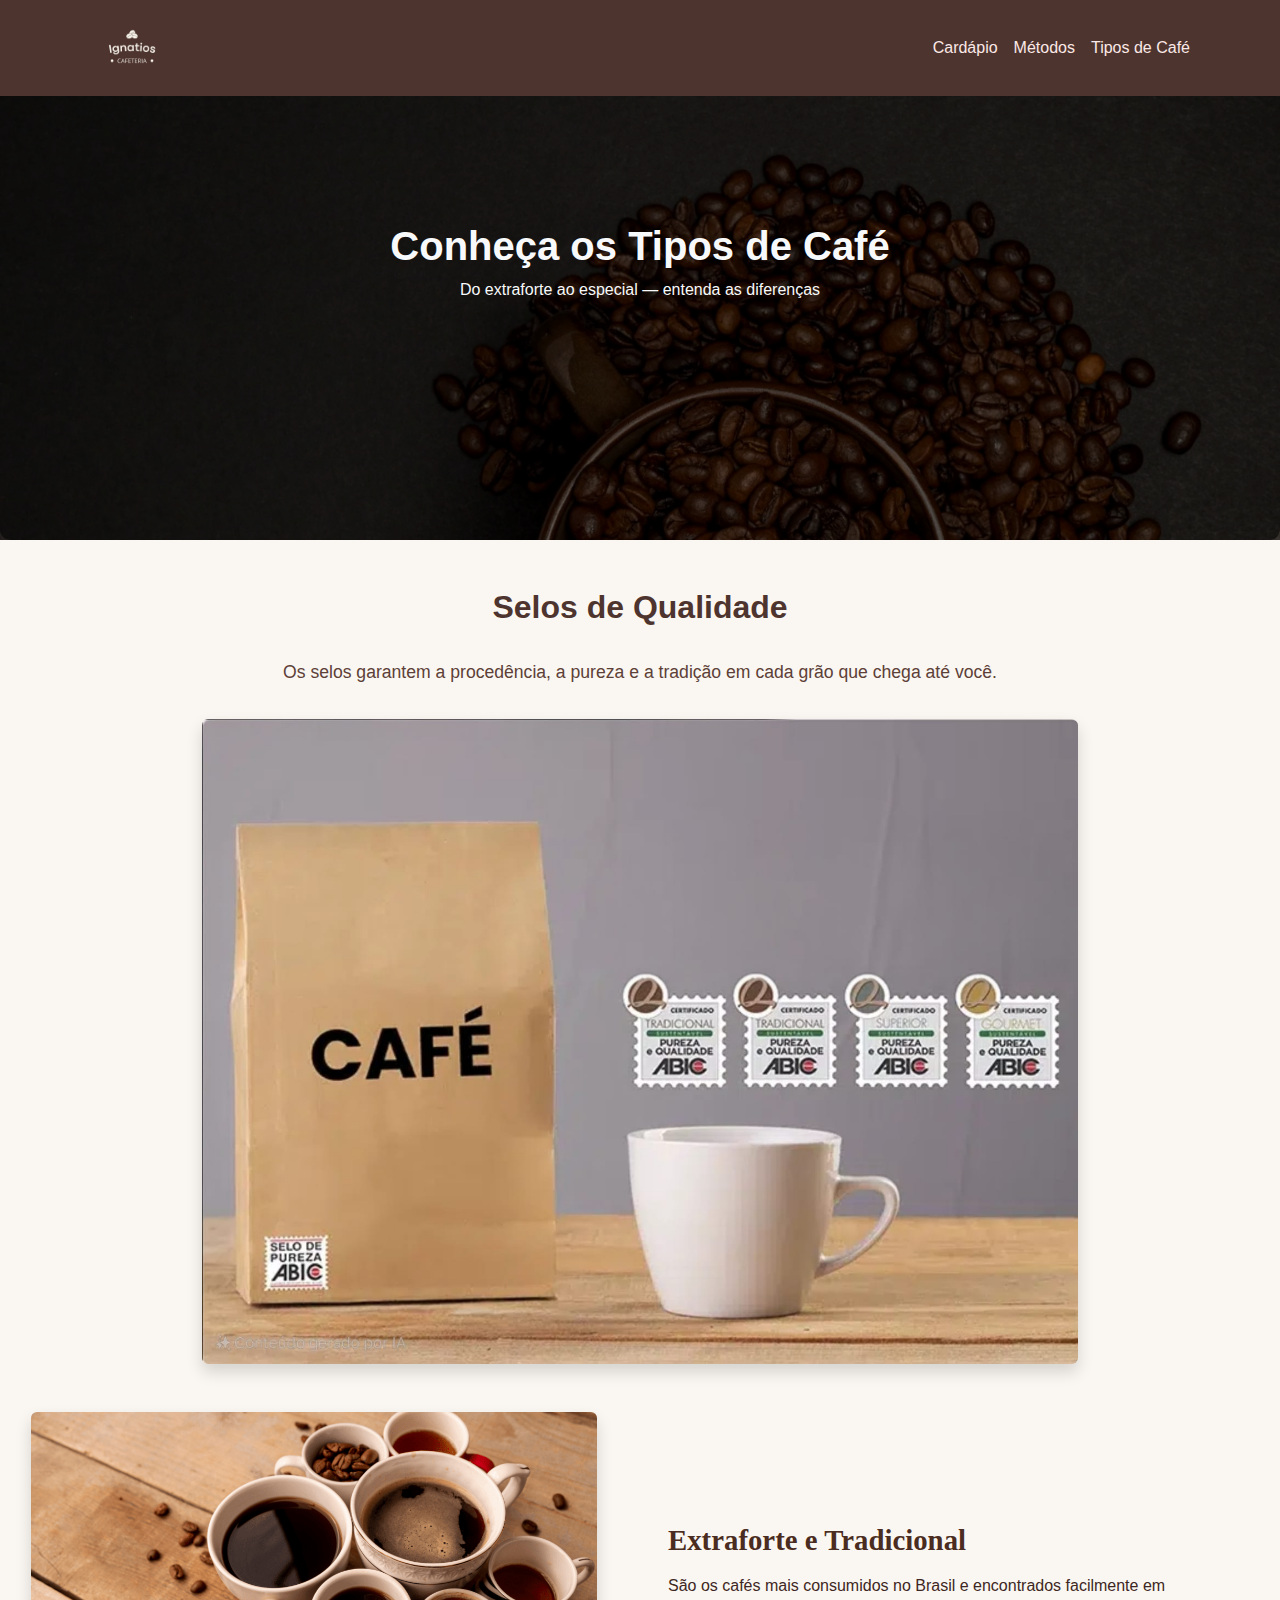
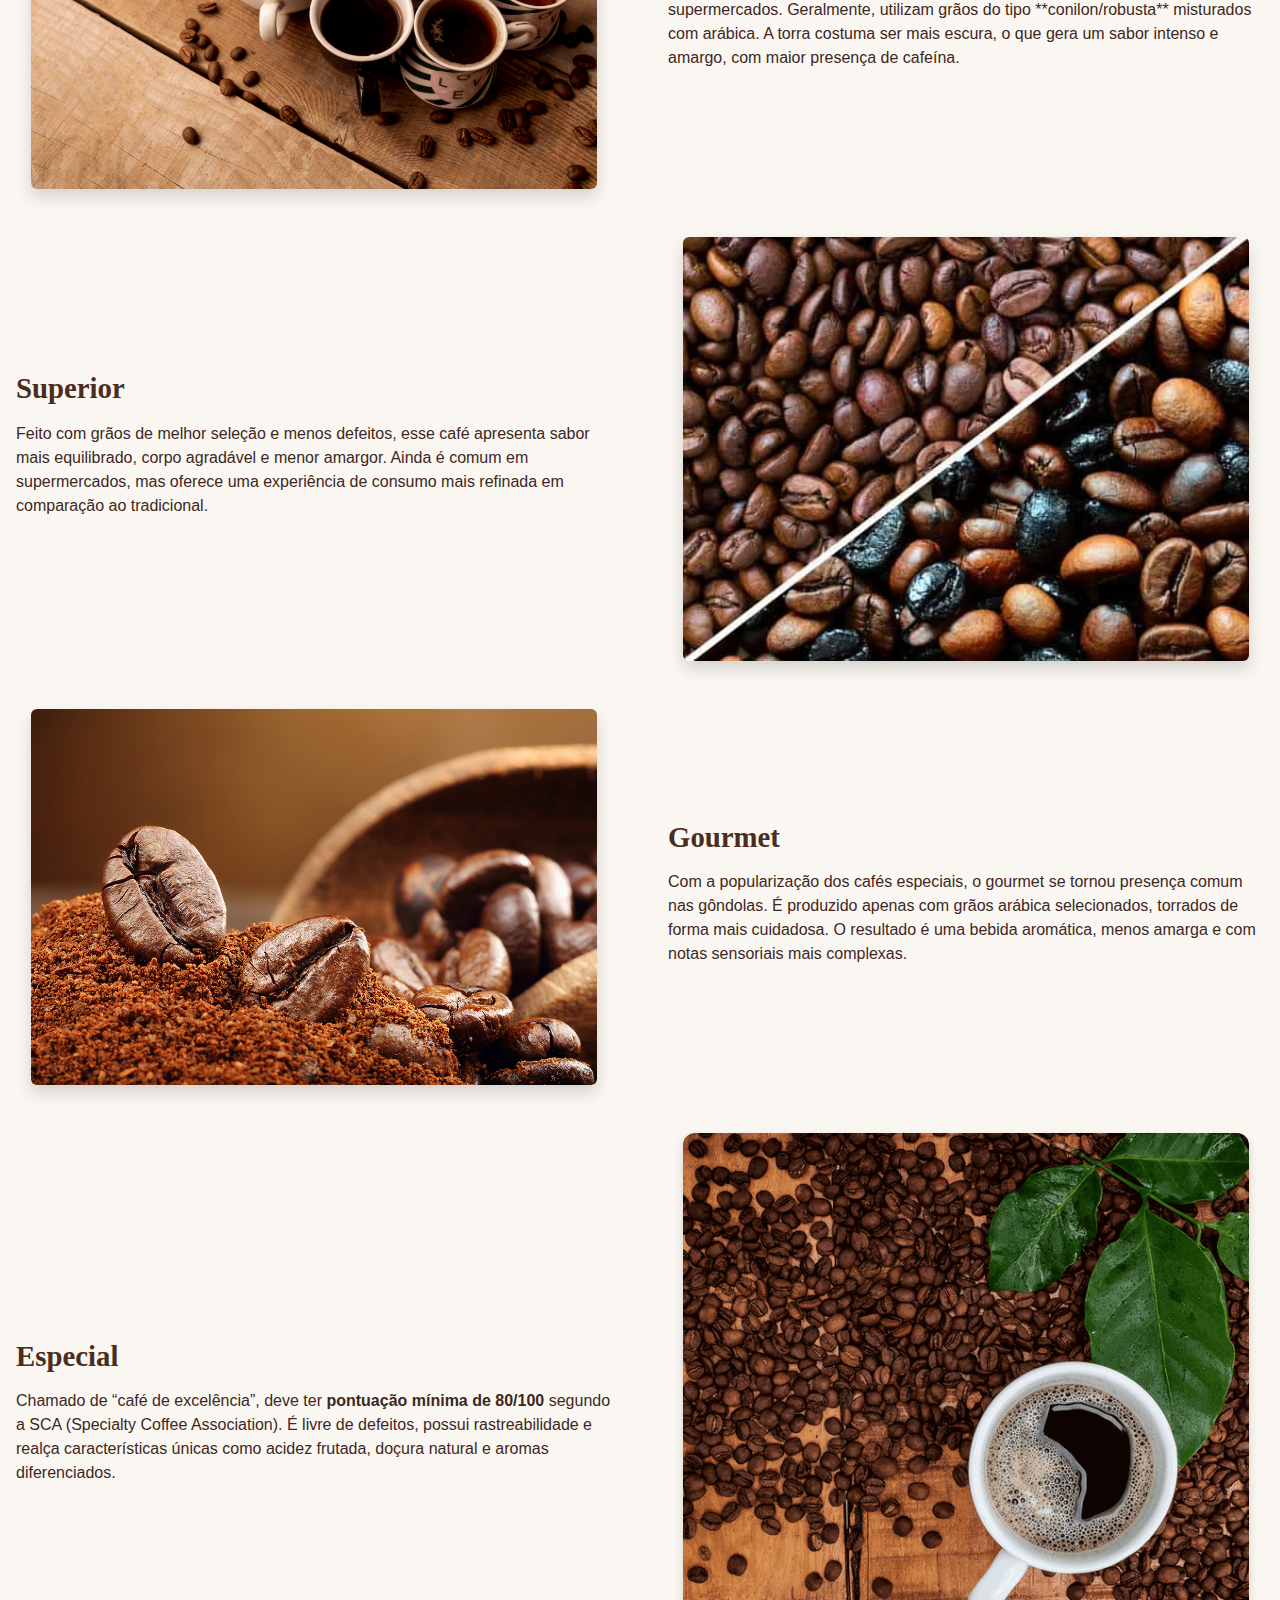
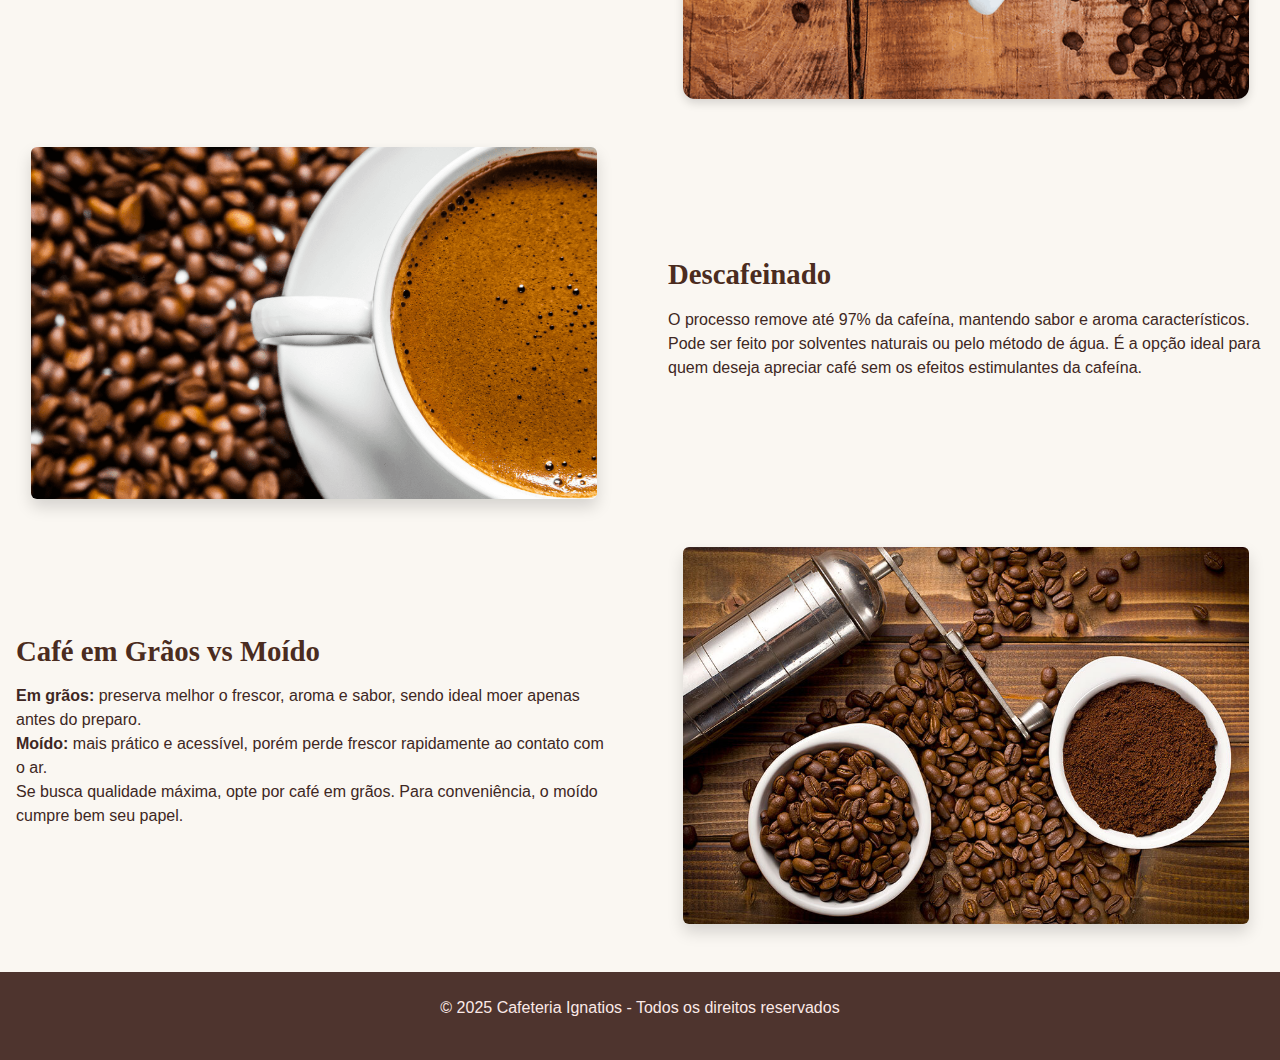
<file: tipos.html>
<!DOCTYPE html>
<html lang="pt-br">
<head>
  <meta charset="UTF-8">
  <meta name="viewport" content="width=device-width, initial-scale=1.0">
  <title>Tipos de Café - Cafeteria Ignatios</title>
  <link href="https://cdn.jsdelivr.net/npm/bootstrap@5.3.3/dist/css/bootstrap.min.css" rel="stylesheet">
  <link rel="stylesheet" href="./styles.css">
  <link rel="stylesheet" href="./tipos.css">

</head>
<body>

  <!-- Navbar -->
  <nav class="navbar navbar-expand-lg navbar-dark fixed-top">
    <div class="container">
      <a class="navbar-brand" href="index.html">
        <img src="assets/Logo.png" alt="Cafeteria Ignatios" class="logo-nav">
      </a>
      <button class="navbar-toggler" type="button" data-bs-toggle="collapse" data-bs-target="#navbarNav">
        <span class="navbar-toggler-icon"></span>
      </button>
      <div class="collapse navbar-collapse" id="navbarNav">
        <ul class="navbar-nav ms-auto">
          <li class="nav-item"><a class="nav-link" href="index.html#cardapio">Cardápio</a></li>
          <li class="nav-item"><a class="nav-link" href="metodos.html">Métodos</a></li>
          <li class="nav-item"><a class="nav-link active" href="tipos.html">Tipos de Café</a></li>
        </ul>
      </div>
    </div>
  </nav>

  <!-- Header -->
  <header class="d-flex align-items-center justify-content-center" style="background:url('assets/banner.jpeg') center/cover no-repeat; height:60vh;">
    <div class="overlay text-center">
      <h1 class="text-light fw-bold">Conheça os Tipos de Café</h1>
      <p class="text-light">Do extraforte ao especial — entenda as diferenças</p>
    </div>
  </header>

  <!-- Conteúdo -->
<!-- Seção Selos -->
<section class="selos container text-center my-5">
    <h2 class="section-title">Selos de Qualidade</h2>
    <p class="intro-selos">
      Os selos garantem a procedência, a pureza e a tradição em cada grão que chega até você.
    </p>
    <img src="assets/tipos/banner.jpeg" alt="Selos de Café" class="img-fluid rounded shadow selos-img">
  </section>
    <!-- Extraforte e Tradicional -->
    <div class="row mb-5 align-items-center">
      <div class="col-md-6">
        <img src="assets/tipos/cafe-especial-cafe-tradicional.png" alt="Café Extraforte" class="img-fluid rounded shadow coffee-img">
      </div>
      <div class="col-md-6">
        <h2 class="subsection-title">Extraforte e Tradicional</h2>
        <p>São os cafés mais consumidos no Brasil e encontrados facilmente em supermercados. Geralmente, utilizam grãos do tipo **conilon/robusta** misturados com arábica. A torra costuma ser mais escura, o que gera um sabor intenso e amargo, com maior presença de cafeína.</p>
      </div>
    </div>

    <!-- Superior -->
    <div class="row mb-5 align-items-center flex-row-reverse">
      <div class="col-md-6">
        <img src="assets/tipos/superior.jpeg" alt="Café Superior" class="img-fluid rounded shadow coffee-img">
      </div>
      <div class="col-md-6">
        <h2 class="subsection-title">Superior</h2>
        <p>Feito com grãos de melhor seleção e menos defeitos, esse café apresenta sabor mais equilibrado, corpo agradável e menor amargor. Ainda é comum em supermercados, mas oferece uma experiência de consumo mais refinada em comparação ao tradicional.</p>
      </div>
    </div>

    <!-- Gourmet -->
    <div class="row mb-5 align-items-center">
      <div class="col-md-6">
        <img src="assets/tipos/cafe-gourmet.jpg" alt="Café Gourmet" class="img-fluid rounded shadow coffee-img">
      </div>
      <div class="col-md-6">
        <h2 class="subsection-title">Gourmet</h2>
        <p>Com a popularização dos cafés especiais, o gourmet se tornou presença comum nas gôndolas. É produzido apenas com grãos arábica selecionados, torrados de forma mais cuidadosa. O resultado é uma bebida aromática, menos amarga e com notas sensoriais mais complexas.</p>
      </div>
    </div>

<!-- Café Especial -->
<div class="row mb-5 align-items-center">
    <div class="col-md-6">
      <h2 class="subsection-title">Especial</h2>
      <p>
        Chamado de “café de excelência”, deve ter <b>pontuação mínima de 80/100</b> segundo a SCA 
        (Specialty Coffee Association). É livre de defeitos, possui rastreabilidade e realça características 
        únicas como acidez frutada, doçura natural e aromas diferenciados.
      </p>
    </div>
    <div class="col-md-6 text-center">
      <img src="assets/tipos/especial.png" alt="Café Especial" class="coffee-img">
    </div>
  </div>
  

    <!-- Descafeinado -->
    <div class="row mb-5 align-items-center">
      <div class="col-md-6">
        <img src="assets/tipos/descafeinado.png" alt="Café Descafeinado" class="img-fluid rounded shadow coffee-img">
      </div>
      <div class="col-md-6">
        <h2 class="subsection-title">Descafeinado</h2>
        <p>O processo remove até 97% da cafeína, mantendo sabor e aroma característicos. Pode ser feito por solventes naturais ou pelo método de água. É a opção ideal para quem deseja apreciar café sem os efeitos estimulantes da cafeína.</p>
      </div>
    </div>

    <!-- Café em Grãos vs Moído -->
    <div class="row mb-5 align-items-center flex-row-reverse">
      <div class="col-md-6">
        <img src="assets/tipos/grao e moido.jpeg" alt="Café em Grãos e Moído" class="img-fluid rounded shadow coffee-img">
      </div>
      <div class="col-md-6">
        <h2 class="subsection-title">Café em Grãos vs Moído</h2>
        <p><strong>Em grãos:</strong> preserva melhor o frescor, aroma e sabor, sendo ideal moer apenas antes do preparo.<br>
           <strong>Moído:</strong> mais prático e acessível, porém perde frescor rapidamente ao contato com o ar.<br>
           Se busca qualidade máxima, opte por café em grãos. Para conveniência, o moído cumpre bem seu papel.</p>
      </div>
    </div>

  </section>

  <!-- Footer -->
  <footer>
    <p>&copy; 2025 Cafeteria Ignatios - Todos os direitos reservados</p>
  </footer>

  <script src="https://cdn.jsdelivr.net/npm/bootstrap@5.3.3/dist/js/bootstrap.bundle.min.js"></script>
</body>
</html>
</file>
<file: styles.css>
body {
  font-family: 'Segoe UI', sans-serif;
  background-color: #faf7f2;
  color: #3e2723;
}
.navbar {
  background-color: #4e342e;
}
.navbar a {
  color: #fbe9e7 !important;
}
header {
    background: url('assets/banner.jpeg') no-repeat center center fixed;
    background-size: cover;
    height: 100vh; /* ocupa toda a tela */
    display: flex;
    align-items: center;
    justify-content: center;
    text-align: center;
    color: #fff3e0;
    position: relative;
  }
  
  header .overlay {
    background: rgba(0, 0, 0, 0.4); /* overlay */
    width: 100%;
    height: 100%;
    display: flex;
    flex-direction: column;
    align-items: center;
    justify-content: center;
  }
  
  header .logo-header {
    width: 500px; /* tamanho maior da logo */
    margin-bottom: 5px;
    margin-top: 50px;
  }

  
.section-title {
  text-align: center;
  margin: 2rem 0;
  font-weight: bold;
  color: #4e342e;
}
.cardapio-item {
  border-bottom: 1px dashed #ccc;
  padding: 8px 0;
}
.logo-nav {
    height: 100px;   /* ajusta a altura da logo */
    width: auto;    /* mantém proporção */
  }
  .navbar-brand {
    padding: 0;
    height: 80px;      /* remove espaços extras */
  }
  /* Estilo do dropdown */
.navbar .dropdown-menu {
    background-color: #4e342e;
    border: none;
  }
  .navbar .dropdown-item {
    color: #fbe9e7;
  }
  .navbar .dropdown-item:hover {
    background-color: #6d4c41;
    color: #fff3e0;
  }
  
/* Títulos */
.section-title {
    text-align: center;
    margin: 2rem 0;
    font-weight: bold;
    color: #4e342e;
  }
  .subsection-title {
    font-size: 1.6rem;
    font-weight: bold;
    color: #6d4c41;
    margin-bottom: 1.5rem;
  }
  
  /* Cards de cardápio */
  .card img {
    height: 200px;
    object-fit: cover;
    border-bottom: 2px solid #6d4c41;
  }
  .card-title {
    color: #4e342e;
    font-weight: bold;
  }
  .card-text {
    font-size: 0.9rem;
    color: #5d4037;
  }
/* Métodos - imagens maiores */
#metodos img {
    height: 280px;       /* Aumenta a altura (pode ser 300px se quiser ainda maior) */
    object-fit: cover;
    border-radius: 12px;
    border: 2px solid #6d4c41;
  }
  
  /* Centralizar e destacar título/descrição */
  #metodos h5 {
    margin-top: 12px;
    font-weight: bold;
    color: #4e342e;
    font-size: 1.2rem;
  }
  #metodos p {
    font-size: 1rem;
    color: #5d4037;
  }
  
  /* Setas do carrossel fora da foto */
  .carousel-control-prev,
  .carousel-control-next {
    width: 5%;                 /* ocupa só a lateral */
  }
  .carousel-control-prev-icon,
  .carousel-control-next-icon {
    background-color: #4e342e; /* cor marrom */
    border-radius: 50%;
    padding: 18px;             /* tamanho maior da bolinha */
  }

  #metodos img:hover {
    transform: scale(1.08);
    box-shadow: 0 6px 18px rgba(0, 0, 0, 0.25);
  }  

  #carouselMetodos .row {
    flex-wrap: nowrap;          /* impede quebrar linha */
    overflow-x: auto;           /* rolagem horizontal */
    scrollbar-width: thin;      /* estiliza a barra */
    scrollbar-color: #6d4c41 #fbe9e7;
  }
  
  #carouselMetodos .col-md-3 {
    flex: 0 0 auto;             /* largura fixa dos cards */
    max-width: 220px;           /* ajusta tamanho */
    margin-right: 1rem;         /* espaço entre cards */
  }
  
 /* Fotos só dos cards da seção Espressos */
#espressos .card-img-top {
  height: 350px;        /* aumenta altura da foto */
  object-fit: cover;    /* mantém proporção cortando excesso */
  border-radius: 8px 8px 0 0; /* cantos arredondados só em cima */
  transition: transform 0.4s ease, box-shadow 0.4s ease;
  cursor: pointer;
}

/* Efeito hover com zoom */
#espressos .card-img-top:hover {
  transform: scale(1.05);
  box-shadow: 0 6px 16px rgba(0,0,0,0.25);
}
#bebidas-geladas .card-img-top {
    height: 350px;         /* mais alto */
    object-fit: cover;     /* cobre mantendo proporção */
    width: 100%;
    border-radius: 8px 8px 0 0;
    transition: transform 0.4s ease, box-shadow 0.4s ease;
    cursor: pointer;
  }
  
/* Bebidas Geladas */
#bebidas-geladas .col-md-4 {
    flex: 0 0 100%;     /* mobile: 1 card por linha */
    max-width: 100%;
  }
  
  @media (min-width: 768px) {
    #bebidas-geladas .col-md-4 {
      flex: 0 0 50%;    /* tablets: 2 por linha */
      max-width: 50%;
    }
  }
  
  @media (min-width: 1200px) {
    #bebidas-geladas .col-md-4 {
      flex: 0 0 25%;    /* desktops: 4 por linha */
      max-width: 25%;
    }
  }
  
/* Fotos só da seção Salgados */
#salgados .card-img-top {
    height: 250px;          /* Ajusta para suas fotos */
    object-fit: cover;      /* Garante preenchimento */
    border-radius: 8px 8px 0 0;
    transition: transform 0.4s ease, box-shadow 0.4s ease;
    cursor: pointer;
  }
  #salgados .card-img-top:hover {
    transform: scale(1.05);
    box-shadow: 0 6px 16px rgba(0,0,0,0.25);
  }
/* Fotos só da seção Sobremesas */
#sobremesas .card-img-top {
    height: 250px;          /* ajuste de acordo com as suas fotos */
    object-fit: cover;
    border-radius: 8px 8px 0 0;
    transition: transform 0.4s ease, box-shadow 0.4s ease;
    cursor: pointer;
  }
  #sobremesas .card-img-top:hover {
    transform: scale(1.05);
    box-shadow: 0 6px 16px rgba(0,0,0,0.25);
  }
      
    
footer {
  background-color: #4e342e;
  color: #fbe9e7;
  text-align: center;
  padding: 1.5rem 0;
  margin-top: 2rem;
}
@media (max-width: 768px) {
  header h1 {
    font-size: 2rem;
  }
}
</file>
<file: metodos.css>
body { 
    background-color: #faf7f2; 
    color: #3e2723; 
    font-family: 'Segoe UI', sans-serif; 
    line-height: 1.6;
  }
  
  /* Navbar */
  .navbar { background-color: #4e342e; }
  .navbar a { color: #fbe9e7 !important; }
  
  .logo-nav {
    height: 40px;
    width: auto;
  }
  
  /* Título da página */
  .section-title { 
    text-align: center; 
    margin: 3rem 0 4rem; 
    font-weight: bold; 
    font-size: 2.2rem;
    color: #4e342e; 
    position: relative;
  }
  
  .section-title::after {
    content: "";
    display: block;
    width: 80px;
    height: 4px;
    background: #d7ccc8;
    margin: 0.8rem auto 0;
    border-radius: 2px;
  }
  
  /* Cada método */
  .metodo { 
    margin-bottom: 4rem; 
    align-items: center;
  }
  
  .metodo .col-md-6 { 
    display: flex;
    flex-direction: column;
    justify-content: center;
  }
  
  /* Card visual para imagem + descrição */
  .metodo img {
    border-radius: 12px;
    width: auto;      /* mantém proporção */
    height: 420px;    /* deixa o card alto */
    margin: 0 auto;   /* centraliza */
    display: block;
    object-fit: cover;
    box-shadow: 0 4px 14px rgba(0,0,0,0.1);
    transition: transform 0.4s ease, box-shadow 0.4s ease;
  }
  
  
  
  .metodo img:hover {
    transform: scale(1.03);
    box-shadow: 0 8px 20px rgba(0,0,0,0.25);
  }
  
  /* Títulos dos métodos */
  .metodo h3 { 
    font-size: 1.6rem;
    font-weight: bold;
    margin-bottom: 1rem;
    color: #4e342e;
  }
  
  /* Texto */
  .metodo p { 
    font-size: 1.05rem;
    color: #5d4037;
  }
  
  /* Footer */
  footer { 
    background-color: #4e342e; 
    color: #fbe9e7; 
    text-align: center; 
    padding: 1.5rem 0; 
    margin-top: 3rem; 
  }
</file>
<file: tipos.css>
/* Garante que os blocos fiquem alinhados */
.row {
    margin-bottom: 4rem;
  }
  
  /* Dá espaçamento interno pro texto */
  .row .col-md-6 h2,
  .row .col-md-6 p {
    padding-left: 1rem;
    padding-right: 1rem;
  }
  
  /* Corrige título que estava colado na margem */
  .subsection-title {
    font-family: 'Merriweather', serif;
    font-weight: 700;
    font-size: 1.8rem;
    margin-bottom: 1rem;
    margin-top: 0.5rem;
    color: #4b2c20;
  }
  
/* ===== TIPOS DE CAFÉ ===== */
header {
    position: relative;
  }
  
  header .overlay {
    background: rgba(0, 0, 0, 0.55);
    padding: 2rem;
    border-radius: 10px;
  }
  
  .subsection-title {
    font-family: 'Merriweather', serif;
    font-weight: 700;
    font-size: 1.8rem;
    margin-bottom: 1rem;
    color: #4b2c20; /* marrom café */
  }
  
  section p {
    font-size: 1.05rem;
    line-height: 1.6;
    color: #2c2c2c;
  }
  
  /* Layout alternado */
  .row {
    margin-bottom: 4rem;
  }
  
  @media (max-width: 768px) {
    .subsection-title {
      font-size: 1.5rem;
    }
    section p {
      font-size: 1rem;
    }
  }
  
  /* ===== SEÇÃO SELOS ===== */
  .selos {
    max-width: 900px;
  }
  .selos .intro-selos {
    font-size: 1.1rem;
    margin-bottom: 2rem;
    color: #5d4037;
  }
  .selos-img {
    max-width: 100%;
    border-radius: 12px;
    box-shadow: 0 6px 18px rgba(0,0,0,0.15);
    transition: transform 0.3s ease, box-shadow 0.3s ease;
  }
  .selos-img:hover {
    transform: scale(1.02);
    box-shadow: 0 10px 24px rgba(0,0,0,0.25);
  }
  
  /* ===== IMAGENS DE CAFÉ ===== */
  .coffee-img {
    max-width: 90%;     /* ajusta proporcional */
    margin: 0 auto;     
    display: block;     
    border-radius: 12px; 
    box-shadow: 0 4px 10px rgba(0,0,0,0.15);
    transition: transform 0.3s ease, box-shadow 0.3s ease;
  }
  .coffee-img:hover {
    transform: scale(1.05);
    box-shadow: 0 8px 20px rgba(0,0,0,0.25);
  }
</file>
